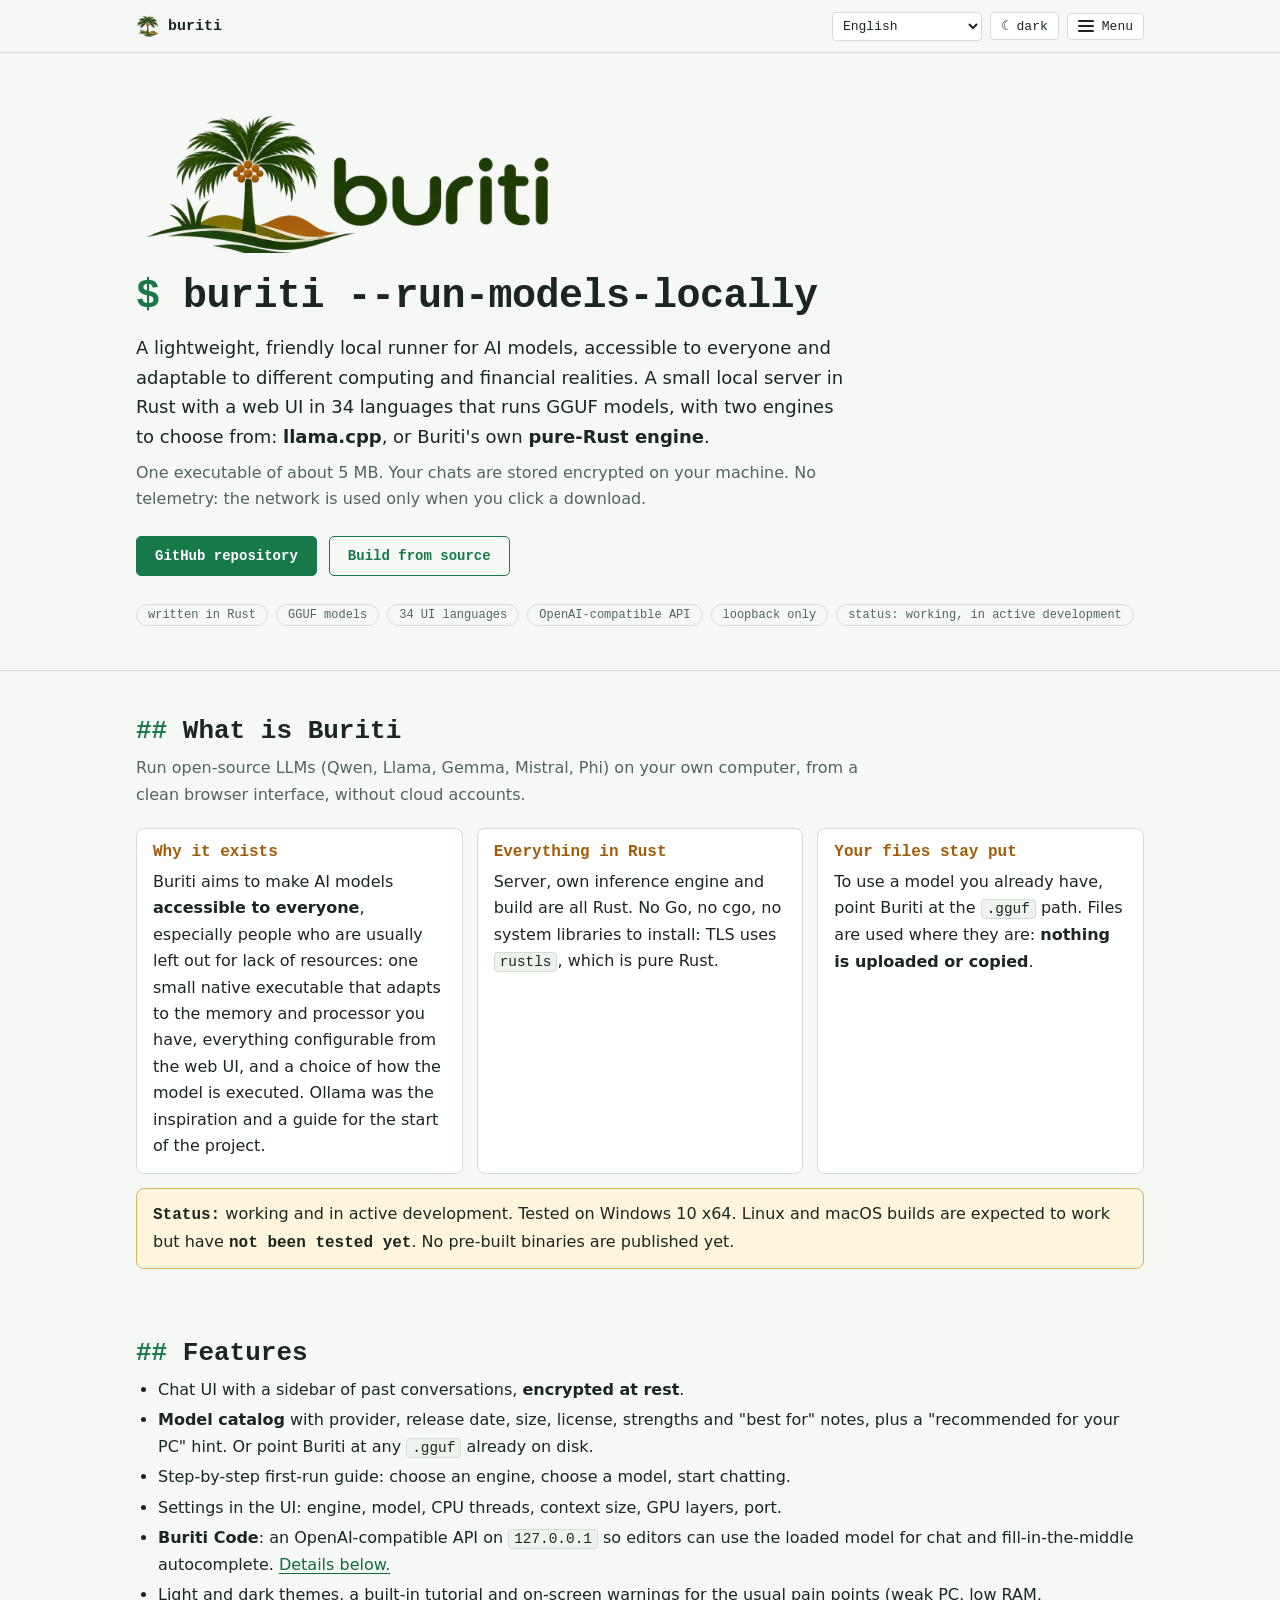
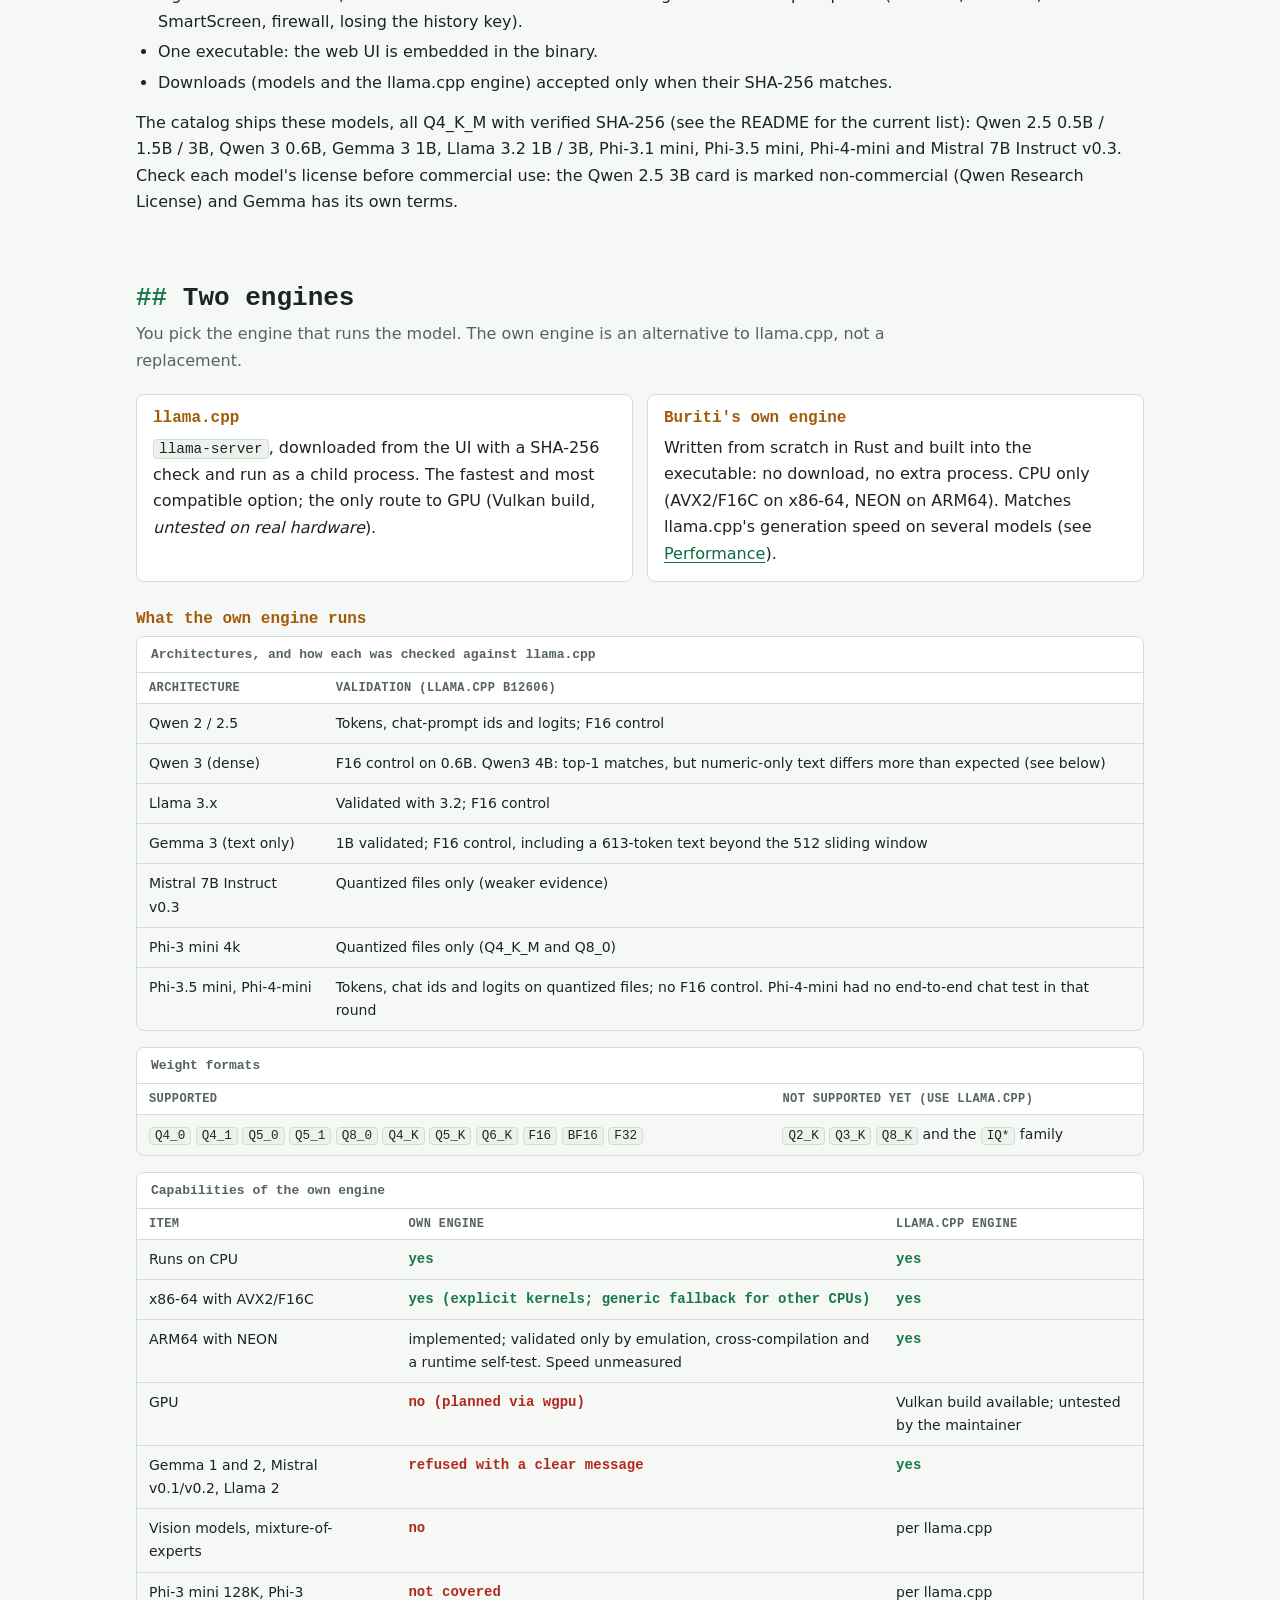
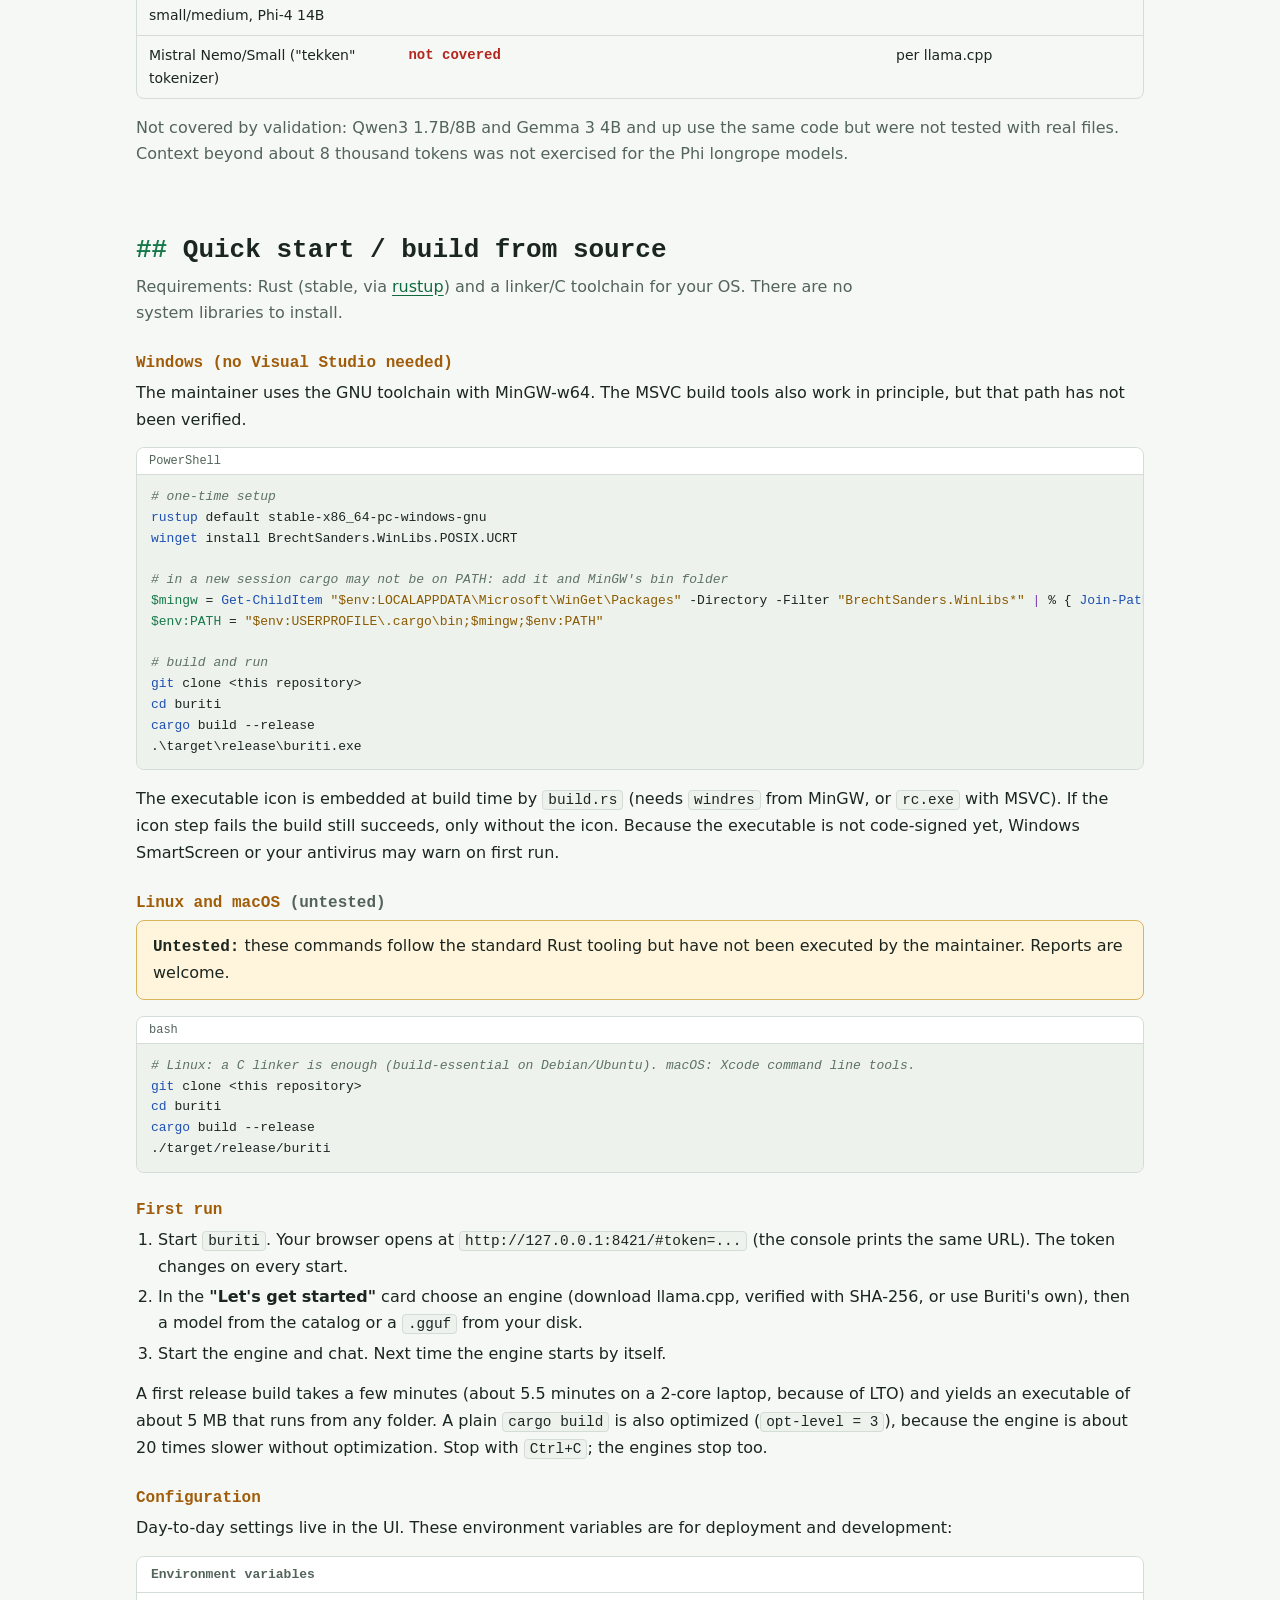
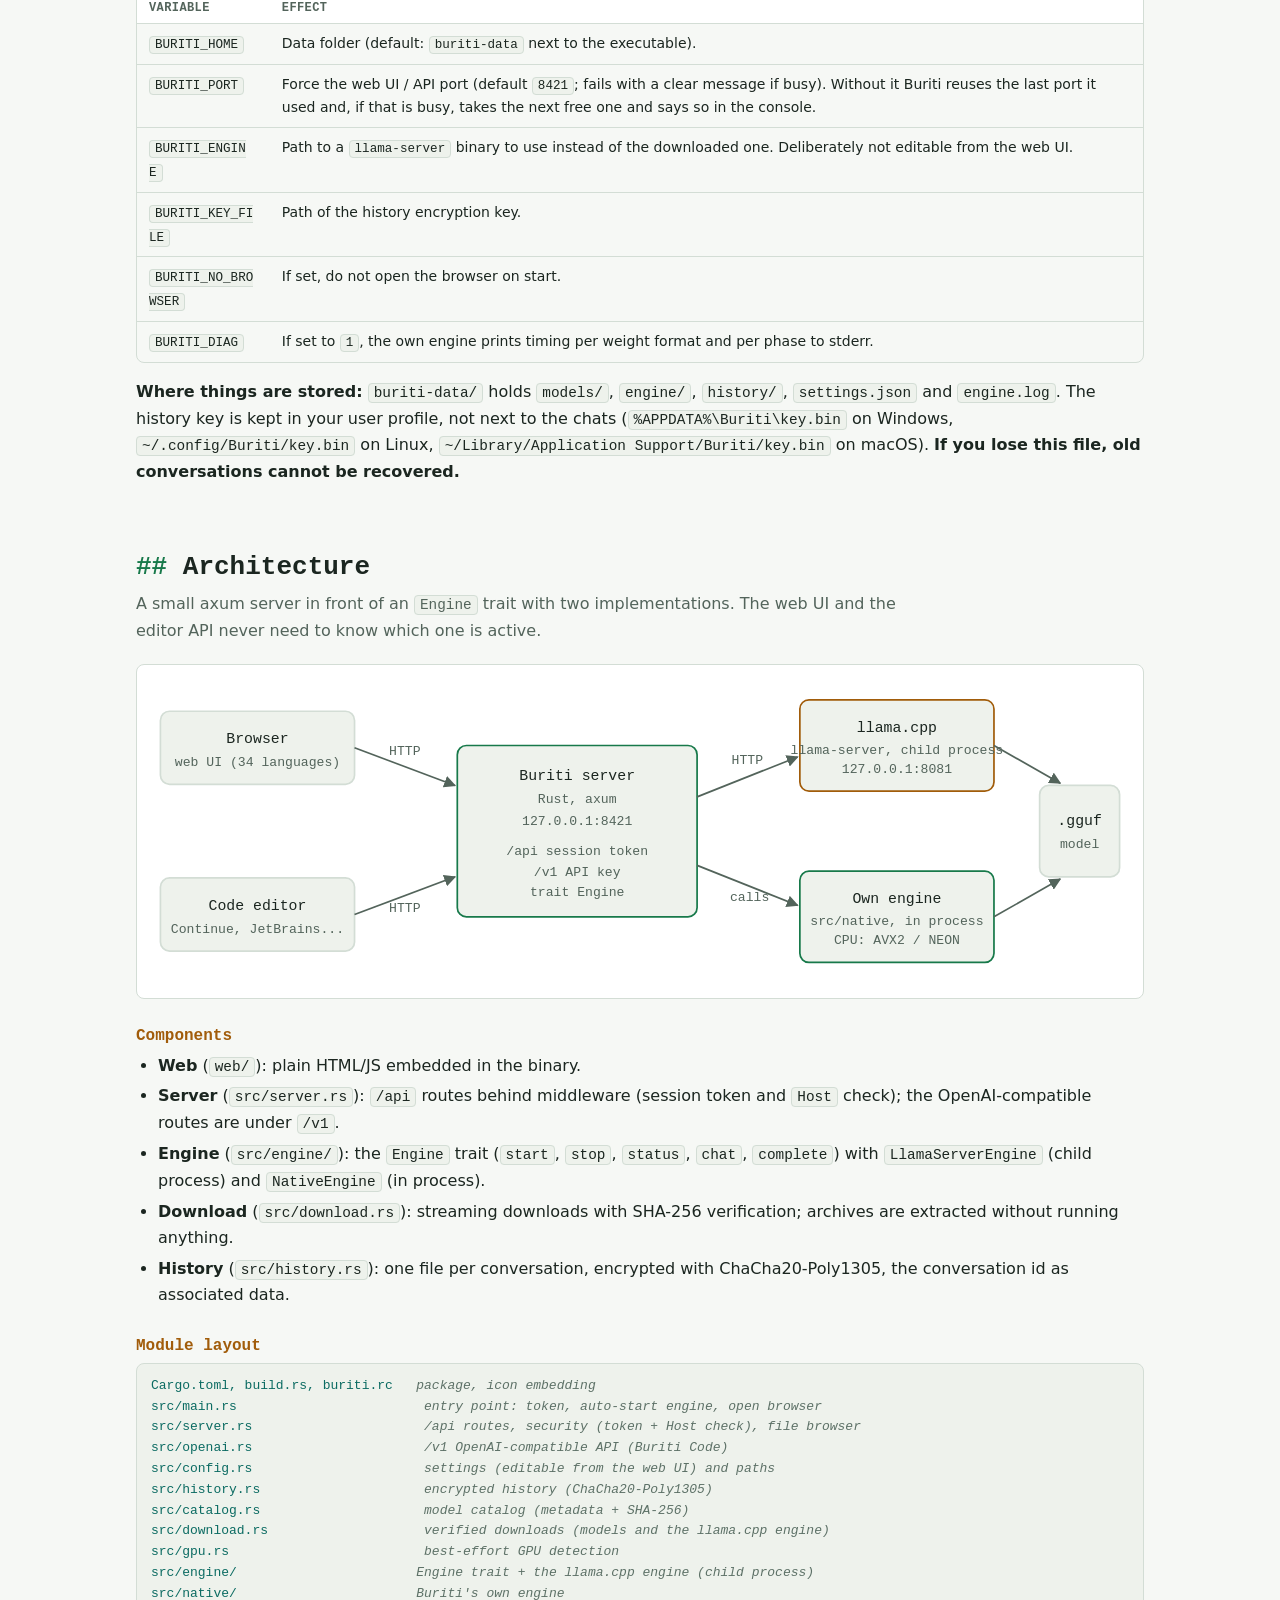
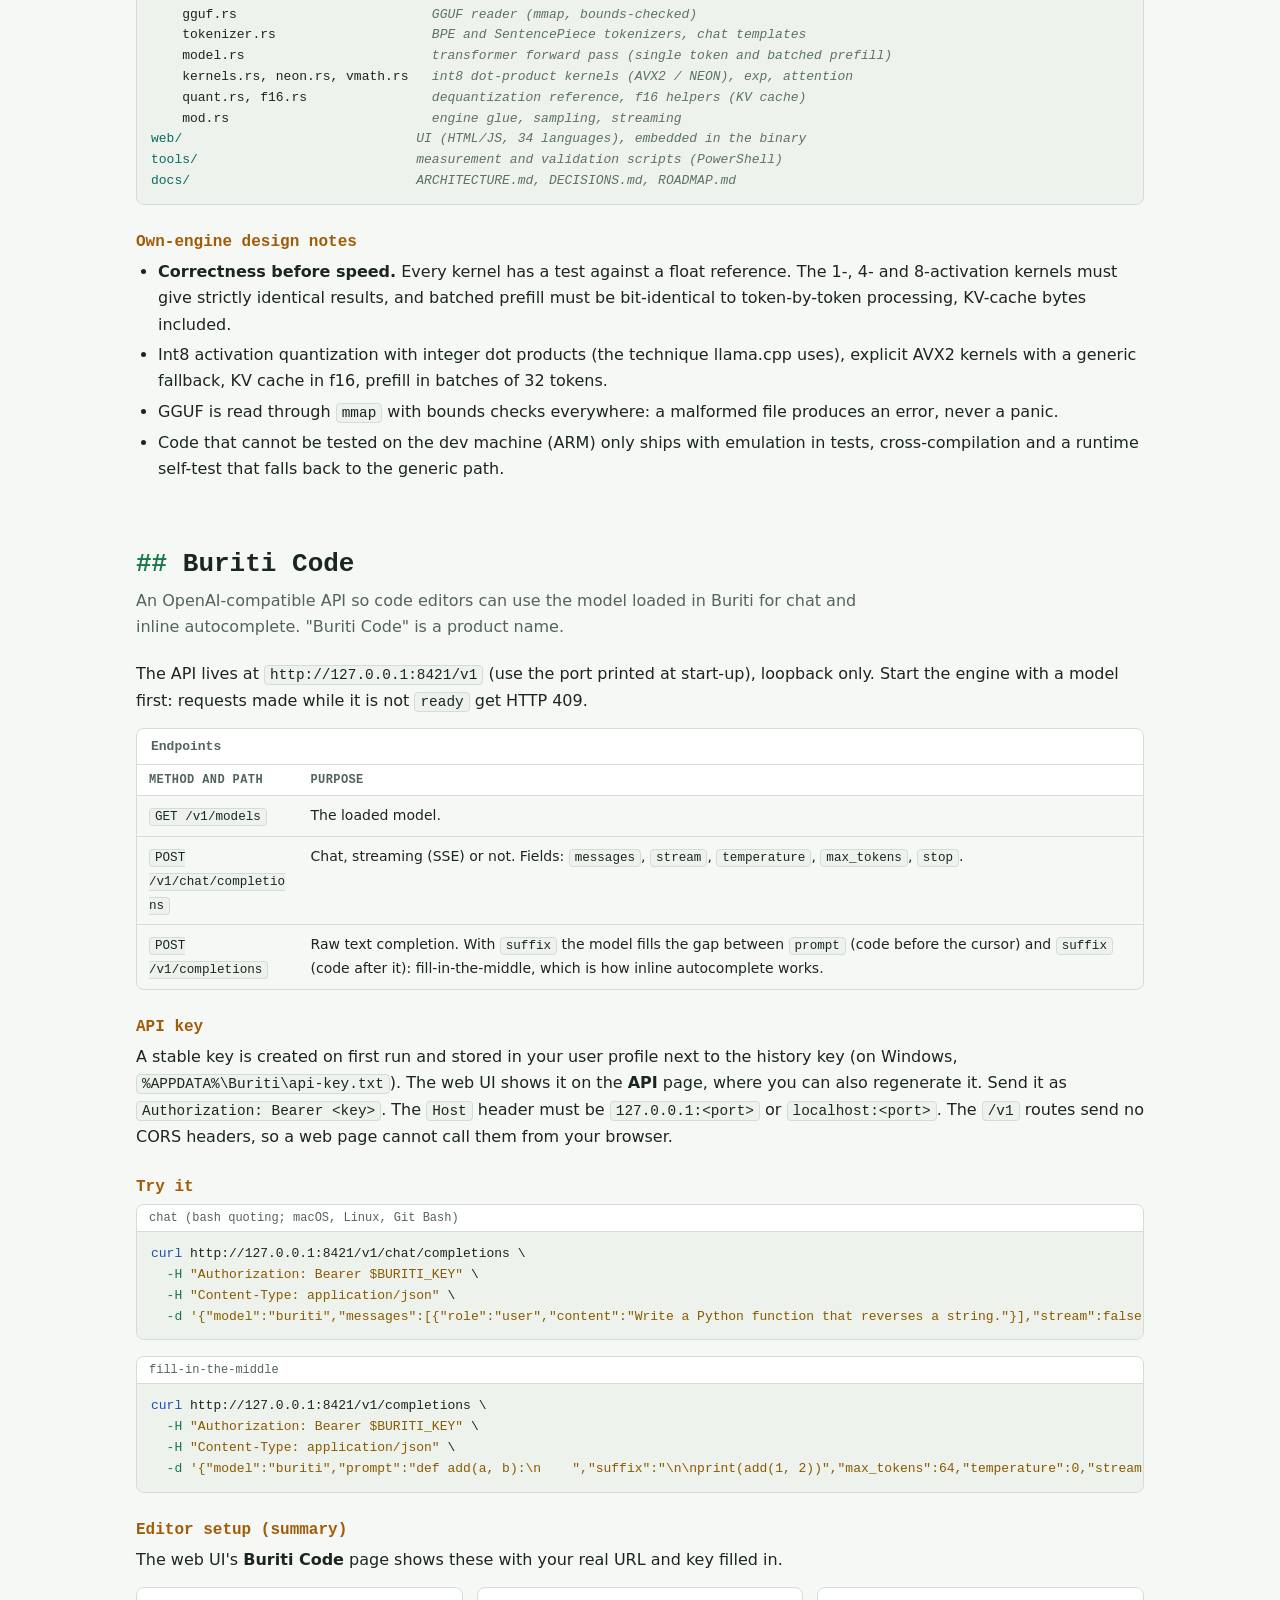
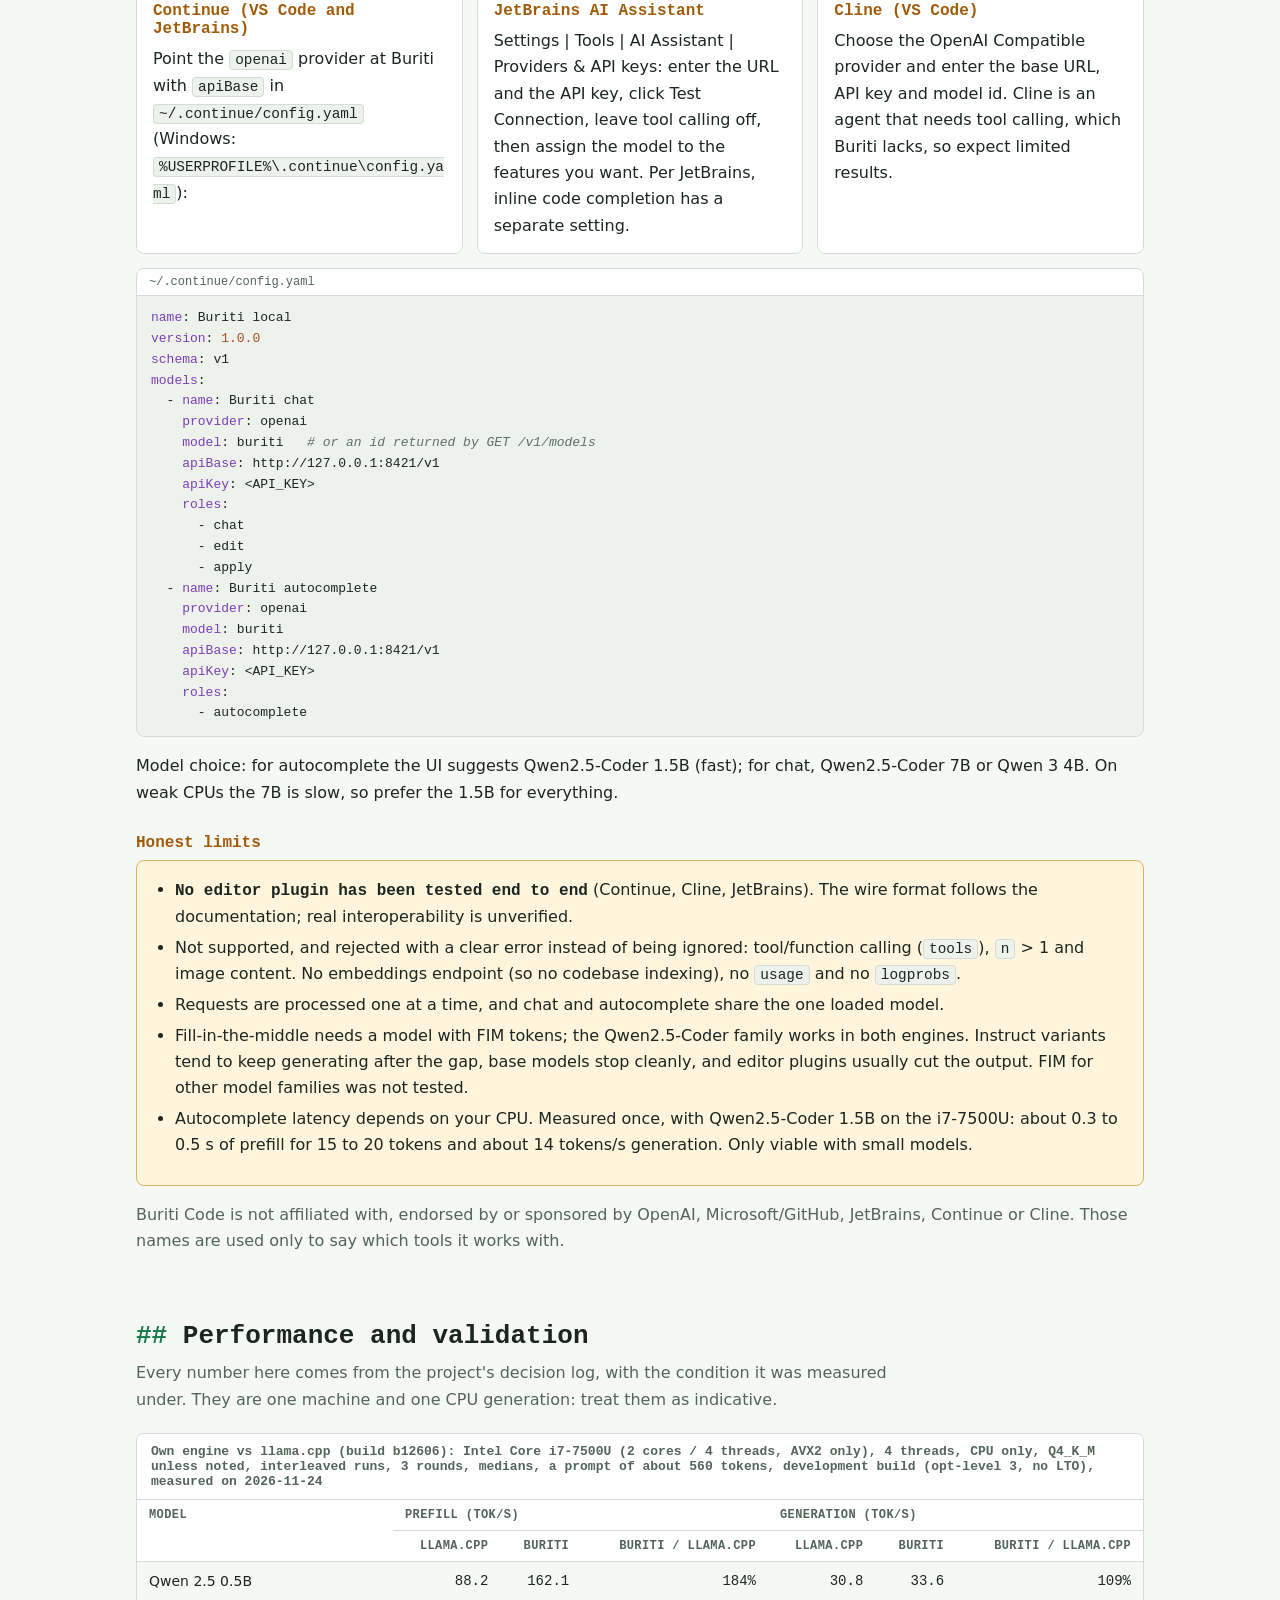
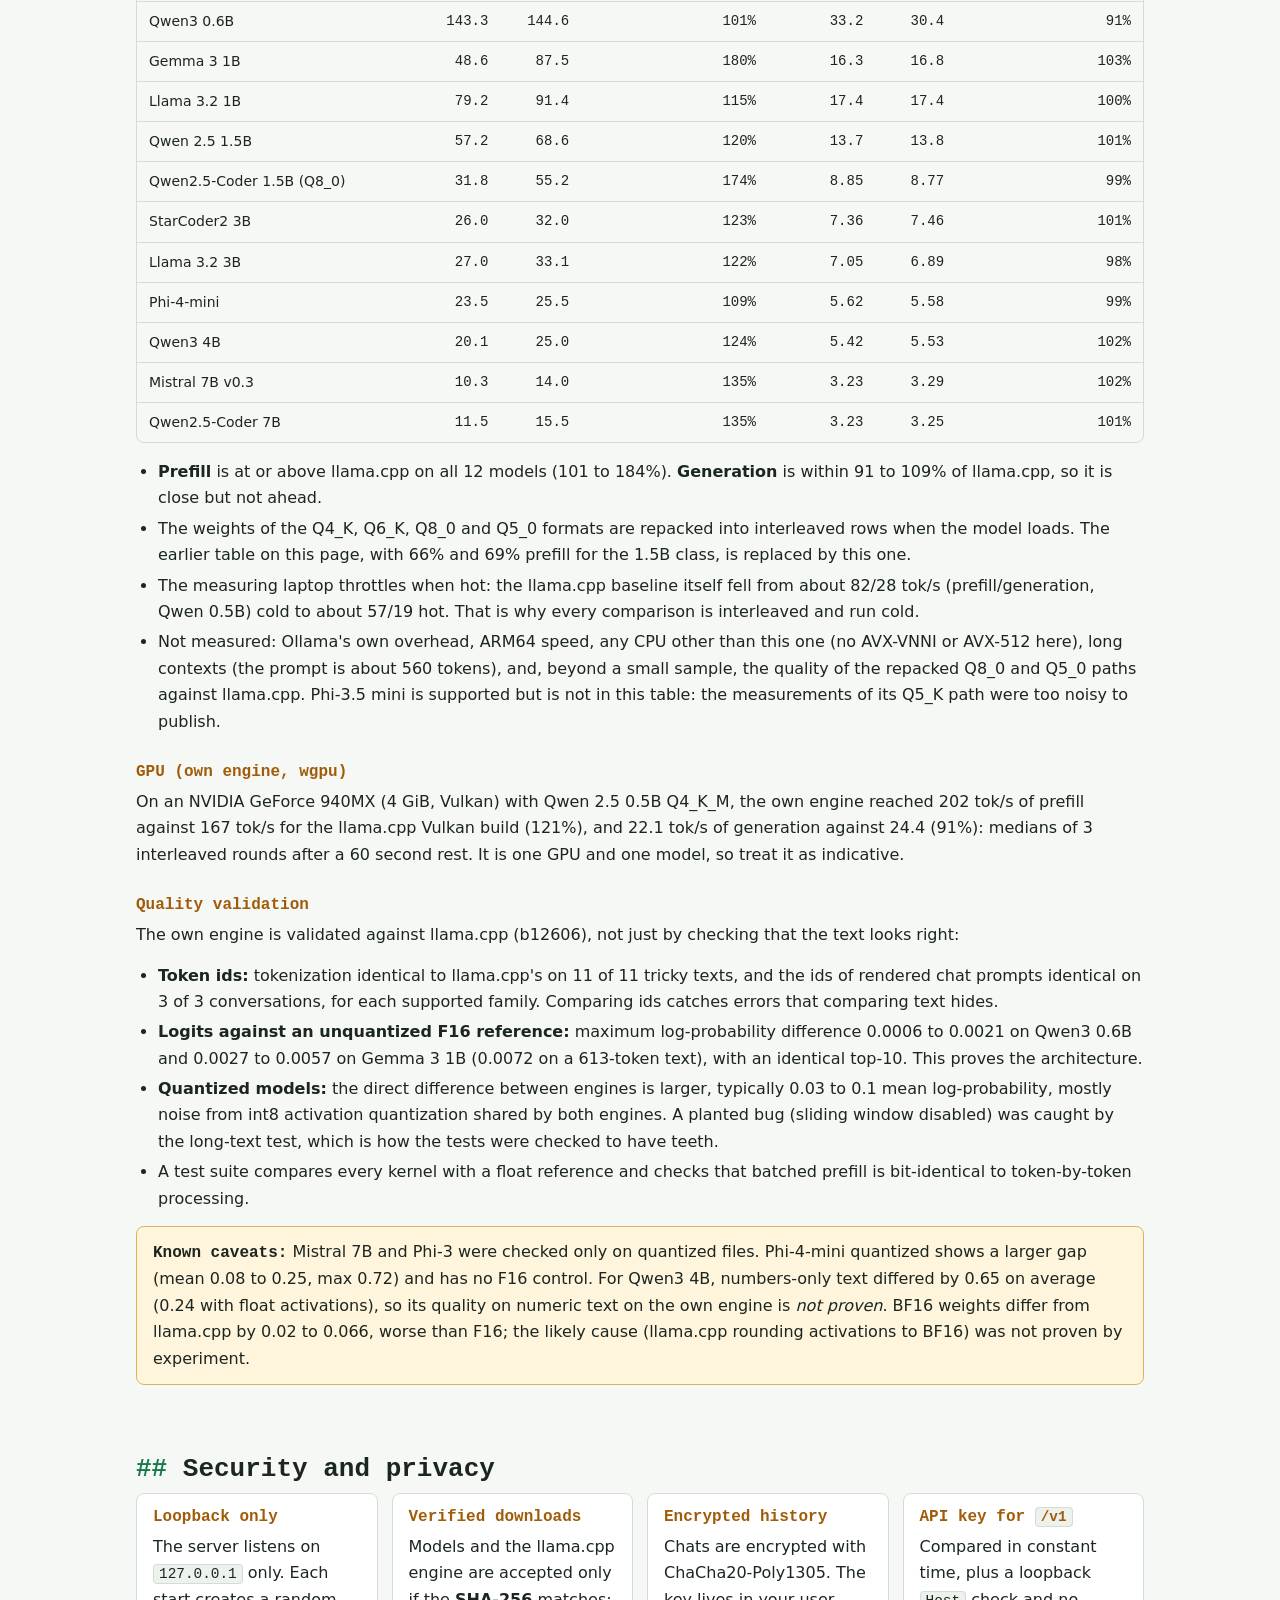
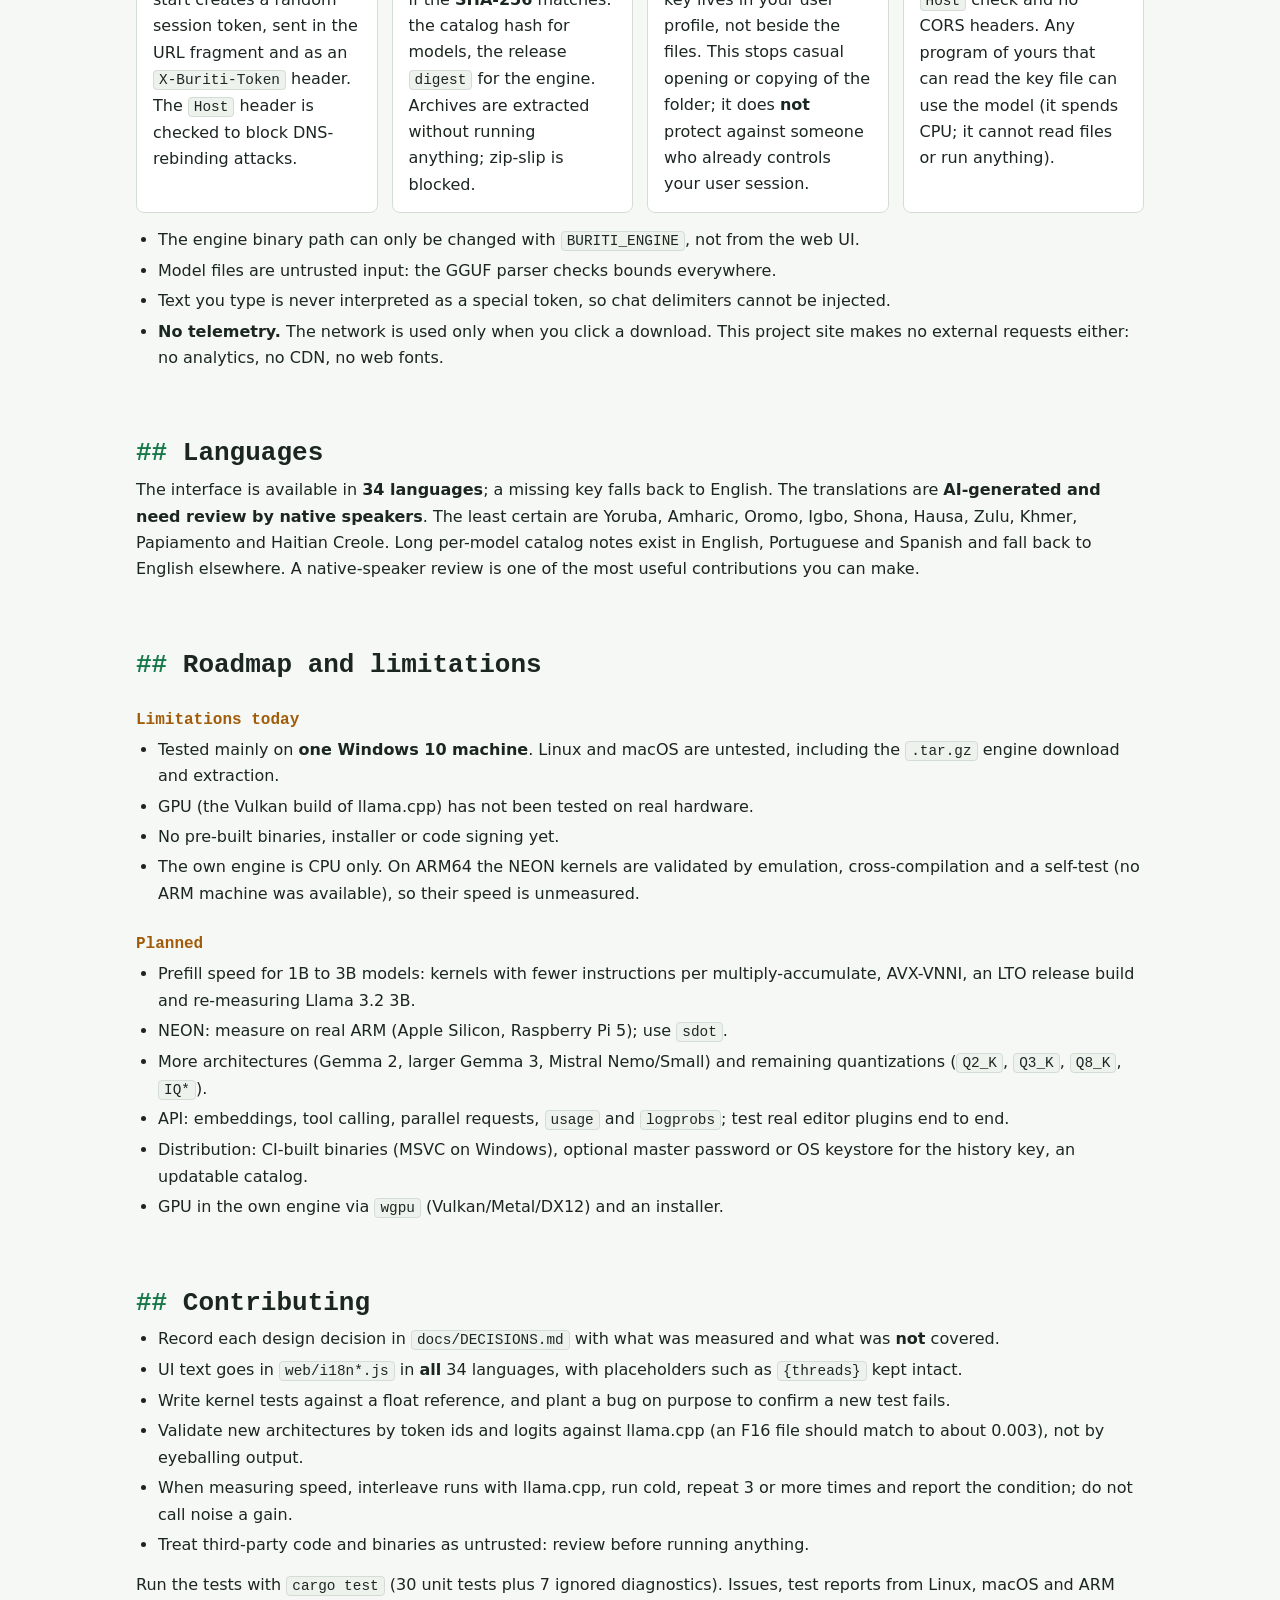
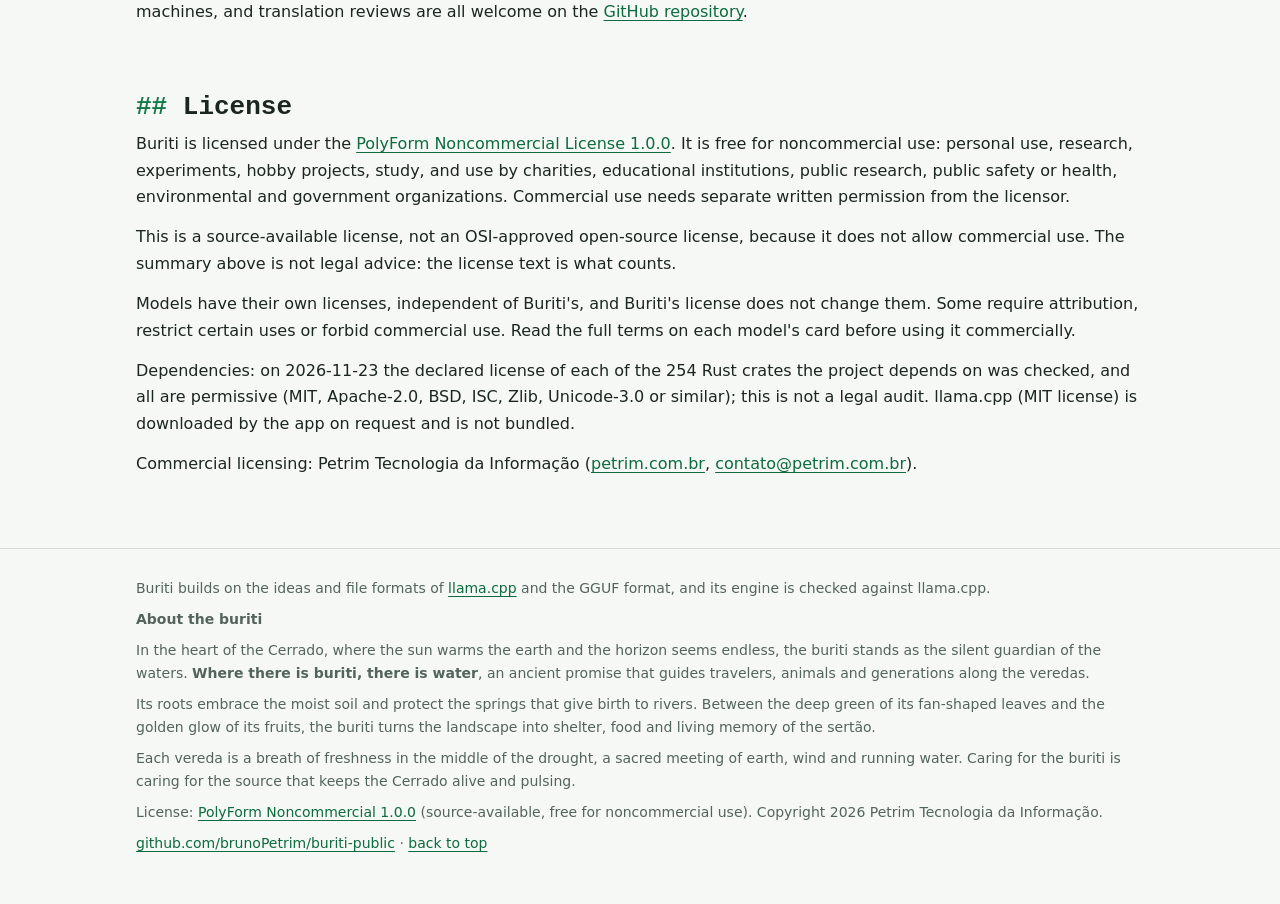
<file: index.html>
<!doctype html>
<html lang="en">
<head>
<meta charset="utf-8">
<meta name="viewport" content="width=device-width, initial-scale=1">
<title data-i18n="9ee465f0">Buriti - a lightweight, accessible local LLM server in Rust</title>
<meta data-i18n-a="e46ee170" name="description" content="Buriti is a small local server written in Rust with a web UI in 34 languages. It runs GGUF models with llama.cpp or with its own pure-Rust CPU engine, and exposes an OpenAI-compatible API for code editors. No telemetry.">
<meta name="color-scheme" content="dark light">
<script>document.documentElement.className="js";</script>
<link rel="icon" href="assets/buriti_favicon.ico" sizes="any">
<link rel="icon" type="image/png" href="assets/buriti_icon.png" sizes="512x512">
<link rel="apple-touch-icon" href="assets/buriti_icon.png">
<link rel="stylesheet" href="assets/site.css">
<script src="assets/site.js"></script>
</head>
<body>
<a data-i18n="0a4470d6" class="skip" href="#main">Skip to content</a>

<header class="topbar">
  <div class="wrap">
    <a class="brand" translate="no" href="#top" aria-label="Buriti, top of page"><img src="assets/buriti_icon.png" alt="" width="24" height="24"><span>buriti</span></a>
    <div class="tools">
      <select data-i18n-a="89b86ab0" id="lang-select" class="lang-select" aria-label="Language"></select>
      <button class="theme-btn" id="theme-toggle" type="button"><span class="ico" aria-hidden="true">&#9728;</span> <span class="lbl">light</span></button>
      <button class="menu-btn" id="menu-btn" type="button" aria-expanded="false" aria-controls="site-nav"><span class="bars" aria-hidden="true"></span><span class="lbl">Menu</span></button>
    </div>
  </div>
  <div class="wrap navwrap">
    <nav data-i18n-a="7ff5a6da" class="nav" id="site-nav" aria-label="Sections">
      <a data-i18n="97211a88" href="#what">What</a>
      <a data-i18n="fc338f87" href="#features">Features</a>
      <a data-i18n="7f5d63aa" href="#engines">Engines</a>
      <a data-i18n="bbd80cf7" href="#build">Build</a>
      <a data-i18n="b040b417" href="#architecture">Architecture</a>
      <a data-i18n="2f908241" href="#code">Buriti Code</a>
      <a data-i18n="63c90455" href="#performance">Performance</a>
      <a data-i18n="f25ce1b8" href="#security">Security</a>
      <a data-i18n="db07be18" href="#languages">Languages</a>
      <a data-i18n="8119e7f3" href="#roadmap">Roadmap</a>
      <a data-i18n="18b017e5" href="#contributing">Contribute</a>
      <a data-i18n="3229609e" href="#license">License</a>
    </nav>
  </div>
</header>

<main id="main">

<div class="hero" id="top">
  <div class="wrap">
    <img data-i18n-a="cc77ec8c" class="logo-dark" src="assets/buriti_logo_dark_mode.png" alt="Buriti logo: a buriti palm with orange fruit over green hills, next to the word buriti" width="1109" height="380">
    <img data-i18n-a="cc77ec8c" class="logo-light" src="assets/buriti_logo.png" alt="Buriti logo: a buriti palm with orange fruit over green hills, next to the word buriti" width="1109" height="380">
    <h1 translate="no"><span class="caret">$</span> buriti --run-models-locally</h1>
    <p data-i18n="87e9ffab" class="lead">A lightweight, friendly local runner for AI models, accessible to everyone and adaptable to different computing and financial realities. A small local server in Rust with a web UI in 34 languages that runs GGUF models, with two engines to choose from: <strong>llama.cpp</strong>, or Buriti's own <strong>pure-Rust engine</strong>.</p>
    <p data-i18n="78d90179" class="sub">One executable of about 5 MB. Your chats are stored encrypted on your machine. No telemetry: the network is used only when you click a download.</p>
    <div data-i18n="01d9c2ba" class="btns">
      <a class="btn primary" href="https://github.com/brunoPetrim/buriti-public">GitHub repository</a>
      <a class="btn secondary" href="#build">Build from source</a>
    </div>
    <ul data-i18n-a="a5fbbe35" class="badges" aria-label="Project status">
      <li data-i18n="265f778d">written in Rust</li>
      <li data-i18n="141ded90">GGUF models</li>
      <li data-i18n="bd8e2965">34 UI languages</li>
      <li data-i18n="c41a16e6">OpenAI-compatible API</li>
      <li data-i18n="c9e0a9f4">loopback only</li>
      <li data-i18n="41a9ce17">status: working, in active development</li>
    </ul>
  </div>
</div>

<section id="what">
  <div class="wrap">
    <h2 data-i18n="6f068341">What is Buriti</h2>
    <p data-i18n="55e5356b" class="kicker">Run open-source LLMs (Qwen, Llama, Gemma, Mistral, Phi) on your own computer, from a clean browser interface, without cloud accounts.</p>
    <div class="grid">
      <div class="card">
        <h3 data-i18n="5d740b75">Why it exists</h3>
        <p data-i18n="22f6ccfc">Buriti aims to make AI models <strong>accessible to everyone</strong>, especially people who are usually left out for lack of resources: one small native executable that adapts to the memory and processor you have, everything configurable from the web UI, and a choice of how the model is executed. Ollama was the inspiration and a guide for the start of the project.</p>
      </div>
      <div class="card">
        <h3 data-i18n="5f140999">Everything in Rust</h3>
        <p data-i18n="ee6dad51">Server, own inference engine and build are all Rust. No Go, no cgo, no system libraries to install: TLS uses <code>rustls</code>, which is pure Rust.</p>
      </div>
      <div class="card">
        <h3 data-i18n="feca2b01">Your files stay put</h3>
        <p data-i18n="2b1a517f">To use a model you already have, point Buriti at the <code>.gguf</code> path. Files are used where they are: <strong>nothing is uploaded or copied</strong>.</p>
      </div>
    </div>
    <div data-i18n="6253807a" class="note"><strong>Status:</strong> working and in active development. Tested on Windows 10 x64. Linux and macOS builds are expected to work but have <strong>not been tested yet</strong>. No pre-built binaries are published yet.</div>
  </div>
</section>

<section id="features">
  <div class="wrap">
    <h2 data-i18n="fc338f87">Features</h2>
    <ul>
      <li data-i18n="42b54377">Chat UI with a sidebar of past conversations, <strong>encrypted at rest</strong>.</li>
      <li data-i18n="f8182990"><strong>Model catalog</strong> with provider, release date, size, license, strengths and "best for" notes, plus a "recommended for your PC" hint. Or point Buriti at any <code>.gguf</code> already on disk.</li>
      <li data-i18n="86f4992d">Step-by-step first-run guide: choose an engine, choose a model, start chatting.</li>
      <li data-i18n="114716be">Settings in the UI: engine, model, CPU threads, context size, GPU layers, port.</li>
      <li data-i18n="6d3654b2"><strong>Buriti Code</strong>: an OpenAI-compatible API on <code>127.0.0.1</code> so editors can use the loaded model for chat and fill-in-the-middle autocomplete. <a href="#code">Details below.</a></li>
      <li data-i18n="dac27670">Light and dark themes, a built-in tutorial and on-screen warnings for the usual pain points (weak PC, low RAM, SmartScreen, firewall, losing the history key).</li>
      <li data-i18n="d6a1b685">One executable: the web UI is embedded in the binary.</li>
      <li data-i18n="fffd5504">Downloads (models and the llama.cpp engine) accepted only when their SHA-256 matches.</li>
    </ul>
    <p data-i18n="22d9fb69">The catalog ships these models, all Q4_K_M with verified SHA-256 (see the README for the current list): Qwen 2.5 0.5B / 1.5B / 3B, Qwen 3 0.6B, Gemma 3 1B, Llama 3.2 1B / 3B, Phi-3.1 mini, Phi-3.5 mini, Phi-4-mini and Mistral 7B Instruct v0.3. Check each model's license before commercial use: the Qwen 2.5 3B card is marked non-commercial (Qwen Research License) and Gemma has its own terms.</p>
  </div>
</section>

<section id="engines">
  <div class="wrap">
    <h2 data-i18n="33cc11b2">Two engines</h2>
    <p data-i18n="8a6dcd69" class="kicker">You pick the engine that runs the model. The own engine is an alternative to llama.cpp, not a replacement.</p>
    <div class="grid">
      <div class="card">
        <h3 data-i18n="5c58ce00">llama.cpp</h3>
        <p data-i18n="1b7ac078"><code>llama-server</code>, downloaded from the UI with a SHA-256 check and run as a child process. The fastest and most compatible option; the only route to GPU (Vulkan build, <em>untested on real hardware</em>).</p>
      </div>
      <div class="card">
        <h3 data-i18n="d504185d">Buriti's own engine</h3>
        <p data-i18n="64ae2367">Written from scratch in Rust and built into the executable: no download, no extra process. CPU only (AVX2/F16C on x86-64, NEON on ARM64). Matches llama.cpp's generation speed on several models (see <a href="#performance">Performance</a>).</p>
      </div>
    </div>

    <h3 data-i18n="13cbbed8">What the own engine runs</h3>
    <div class="tbl">
      <table>
        <caption data-i18n="517cbb23">Architectures, and how each was checked against llama.cpp</caption>
        <thead><tr><th data-i18n="b040b417">Architecture</th><th data-i18n="343f16f5">Validation (llama.cpp b12606)</th></tr></thead>
        <tbody>
          <tr><td data-i18n="67e84fcf">Qwen 2 / 2.5</td><td data-i18n="0f147465">Tokens, chat-prompt ids and logits; F16 control</td></tr>
          <tr><td data-i18n="c80270ba">Qwen 3 (dense)</td><td data-i18n="f5f787c9">F16 control on 0.6B. Qwen3 4B: top-1 matches, but numeric-only text differs more than expected (see below)</td></tr>
          <tr><td data-i18n="2225b9b7">Llama 3.x</td><td data-i18n="b515edbf">Validated with 3.2; F16 control</td></tr>
          <tr><td data-i18n="a99a7025">Gemma 3 (text only)</td><td data-i18n="896be2fb">1B validated; F16 control, including a 613-token text beyond the 512 sliding window</td></tr>
          <tr><td data-i18n="2eac04d1">Mistral 7B Instruct v0.3</td><td data-i18n="9125c3e5">Quantized files only (weaker evidence)</td></tr>
          <tr><td data-i18n="e3a82da7">Phi-3 mini 4k</td><td data-i18n="272190d4">Quantized files only (Q4_K_M and Q8_0)</td></tr>
          <tr><td data-i18n="2242d237">Phi-3.5 mini, Phi-4-mini</td><td data-i18n="9de92443">Tokens, chat ids and logits on quantized files; no F16 control. Phi-4-mini had no end-to-end chat test in that round</td></tr>
        </tbody>
      </table>
    </div>
    <div class="tbl">
      <table>
        <caption data-i18n="2b2e3c08">Weight formats</caption>
        <thead><tr><th data-i18n="0bf8509b">Supported</th><th data-i18n="94cbfd78">Not supported yet (use llama.cpp)</th></tr></thead>
        <tbody>
          <tr>
            <td><code>Q4_0</code> <code>Q4_1</code> <code>Q5_0</code> <code>Q5_1</code> <code>Q8_0</code> <code>Q4_K</code> <code>Q5_K</code> <code>Q6_K</code> <code>F16</code> <code>BF16</code> <code>F32</code></td>
            <td data-i18n="3f0159d3"><code>Q2_K</code> <code>Q3_K</code> <code>Q8_K</code> and the <code>IQ*</code> family</td>
          </tr>
        </tbody>
      </table>
    </div>
    <div class="tbl">
      <table>
        <caption data-i18n="09f0e419">Capabilities of the own engine</caption>
        <thead><tr><th data-i18n="ecdda59a">Item</th><th data-i18n="f78e3a2e">Own engine</th><th data-i18n="845bf435">llama.cpp engine</th></tr></thead>
        <tbody>
          <tr><td data-i18n="6ecf26df">Runs on CPU</td><td data-i18n="fb360f9c" class="yes">yes</td><td data-i18n="fb360f9c" class="yes">yes</td></tr>
          <tr><td data-i18n="6994ffdb">x86-64 with AVX2/F16C</td><td data-i18n="daf7e6f0" class="yes">yes (explicit kernels; generic fallback for other CPUs)</td><td data-i18n="fb360f9c" class="yes">yes</td></tr>
          <tr><td data-i18n="4a8f14b7">ARM64 with NEON</td><td data-i18n="fdba1d92">implemented; validated only by emulation, cross-compilation and a runtime self-test. Speed unmeasured</td><td data-i18n="fb360f9c" class="yes">yes</td></tr>
          <tr><td data-i18n="a6a63185">GPU</td><td data-i18n="fa362531" class="no">no (planned via wgpu)</td><td data-i18n="38129abb">Vulkan build available; untested by the maintainer</td></tr>
          <tr><td data-i18n="96a46e99">Gemma 1 and 2, Mistral v0.1/v0.2, Llama 2</td><td data-i18n="6f6427dd" class="no">refused with a clear message</td><td data-i18n="fb360f9c" class="yes">yes</td></tr>
          <tr><td data-i18n="93c4ef92">Vision models, mixture-of-experts</td><td data-i18n="fd128635" class="no">no</td><td data-i18n="4a6856d2">per llama.cpp</td></tr>
          <tr><td data-i18n="abda8494">Phi-3 mini 128K, Phi-3 small/medium, Phi-4 14B</td><td data-i18n="0dd069c1" class="no">not covered</td><td data-i18n="4a6856d2">per llama.cpp</td></tr>
          <tr><td data-i18n="29c0fb9d">Mistral Nemo/Small ("tekken" tokenizer)</td><td data-i18n="0dd069c1" class="no">not covered</td><td data-i18n="4a6856d2">per llama.cpp</td></tr>
        </tbody>
      </table>
    </div>
    <p data-i18n="b27da2d3" class="muted">Not covered by validation: Qwen3 1.7B/8B and Gemma 3 4B and up use the same code but were not tested with real files. Context beyond about 8 thousand tokens was not exercised for the Phi longrope models.</p>
  </div>
</section>

<section id="build">
  <div class="wrap">
    <h2 data-i18n="772da181">Quick start / build from source</h2>
    <p data-i18n="bd4c26c3" class="kicker">Requirements: Rust (stable, via <a href="https://rustup.rs">rustup</a>) and a linker/C toolchain for your OS. There are no system libraries to install.</p>

    <h3 data-i18n="ca05c4b8">Windows (no Visual Studio needed)</h3>
    <p data-i18n="57c86e65">The maintainer uses the GNU toolchain with MinGW-w64. The MSVC build tools also work in principle, but that path has not been verified.</p>
    <div class="codebox"><div data-i18n="5c34f117" class="bar">PowerShell</div><pre><code><span class="c"># one-time setup</span>
<span class="f">rustup</span> default stable-x86_64-pc-windows-gnu
<span class="f">winget</span> install BrechtSanders.WinLibs.POSIX.UCRT

<span class="c"># in a new session cargo may not be on PATH: add it and MinGW's bin folder</span>
<span class="p">$mingw</span> = <span class="f">Get-ChildItem</span> <span class="s">"$env:LOCALAPPDATA\Microsoft\WinGet\Packages"</span> -Directory -Filter <span class="s">"BrechtSanders.WinLibs*"</span> <span class="k">|</span> % { <span class="f">Join-Path</span> <span class="p">$_</span>.FullName <span class="s">"mingw64\bin"</span> }
<span class="p">$env:PATH</span> = <span class="s">"$env:USERPROFILE\.cargo\bin;$mingw;$env:PATH"</span>

<span class="c"># build and run</span>
<span class="f">git</span> clone &lt;this repository&gt;
<span class="f">cd</span> buriti
<span class="f">cargo</span> build --release
.\target\release\buriti.exe</code></pre></div>
    <p data-i18n="eb586bc3">The executable icon is embedded at build time by <code>build.rs</code> (needs <code>windres</code> from MinGW, or <code>rc.exe</code> with MSVC). If the icon step fails the build still succeeds, only without the icon. Because the executable is not code-signed yet, Windows SmartScreen or your antivirus may warn on first run.</p>

    <h3 data-i18n="5e112e7d">Linux and macOS <span class="muted">(untested)</span></h3>
    <div data-i18n="29d3949e" class="note"><strong>Untested:</strong> these commands follow the standard Rust tooling but have not been executed by the maintainer. Reports are welcome.</div>
    <div class="codebox"><div data-i18n="c8a16b49" class="bar">bash</div><pre><code><span class="c"># Linux: a C linker is enough (build-essential on Debian/Ubuntu). macOS: Xcode command line tools.</span>
<span class="f">git</span> clone &lt;this repository&gt;
<span class="f">cd</span> buriti
<span class="f">cargo</span> build --release
./target/release/buriti</code></pre></div>

    <h3 data-i18n="23ea0554">First run</h3>
    <ol>
      <li data-i18n="75a18418">Start <code>buriti</code>. Your browser opens at <code>http://127.0.0.1:8421/#token=...</code> (the console prints the same URL). The token changes on every start.</li>
      <li data-i18n="e6d67975">In the <strong>"Let's get started"</strong> card choose an engine (download llama.cpp, verified with SHA-256, or use Buriti's own), then a model from the catalog or a <code>.gguf</code> from your disk.</li>
      <li data-i18n="456b2f31">Start the engine and chat. Next time the engine starts by itself.</li>
    </ol>
    <p data-i18n="8491f676">A first release build takes a few minutes (about 5.5 minutes on a 2-core laptop, because of LTO) and yields an executable of about 5 MB that runs from any folder. A plain <code>cargo build</code> is also optimized (<code>opt-level = 3</code>), because the engine is about 20 times slower without optimization. Stop with <code>Ctrl+C</code>; the engines stop too.</p>

    <h3 data-i18n="75416485">Configuration</h3>
    <p data-i18n="cbdff777">Day-to-day settings live in the UI. These environment variables are for deployment and development:</p>
    <div class="tbl">
      <table>
        <caption data-i18n="1173b2e1">Environment variables</caption>
        <thead><tr><th data-i18n="19de69cb">Variable</th><th data-i18n="720b5dbc">Effect</th></tr></thead>
        <tbody>
          <tr><td><code>BURITI_HOME</code></td><td data-i18n="c7a088e9">Data folder (default: <code>buriti-data</code> next to the executable).</td></tr>
          <tr><td><code>BURITI_PORT</code></td><td data-i18n="77f471b7">Force the web UI / API port (default <code>8421</code>; fails with a clear message if busy). Without it Buriti reuses the last port it used and, if that is busy, takes the next free one and says so in the console.</td></tr>
          <tr><td><code>BURITI_ENGINE</code></td><td data-i18n="f2299050">Path to a <code>llama-server</code> binary to use instead of the downloaded one. Deliberately not editable from the web UI.</td></tr>
          <tr><td><code>BURITI_KEY_FILE</code></td><td data-i18n="949f8d04">Path of the history encryption key.</td></tr>
          <tr><td><code>BURITI_NO_BROWSER</code></td><td data-i18n="3b5d78e1">If set, do not open the browser on start.</td></tr>
          <tr><td><code>BURITI_DIAG</code></td><td data-i18n="520d98a2">If set to <code>1</code>, the own engine prints timing per weight format and per phase to stderr.</td></tr>
        </tbody>
      </table>
    </div>
    <p data-i18n="6429209f"><strong>Where things are stored:</strong> <code>buriti-data/</code> holds <code>models/</code>, <code>engine/</code>, <code>history/</code>, <code>settings.json</code> and <code>engine.log</code>. The history key is kept in your user profile, not next to the chats (<code>%APPDATA%\Buriti\key.bin</code> on Windows, <code>~/.config/Buriti/key.bin</code> on Linux, <code>~/Library/Application Support/Buriti/key.bin</code> on macOS). <strong>If you lose this file, old conversations cannot be recovered.</strong></p>
  </div>
</section>

<section id="architecture">
  <div class="wrap">
    <h2 data-i18n="b040b417">Architecture</h2>
    <p data-i18n="3159fa91" class="kicker">A small axum server in front of an <code>Engine</code> trait with two implementations. The web UI and the editor API never need to know which one is active.</p>
    <div class="diagram">
      <svg viewBox="0 0 860 270" role="img" aria-labelledby="dg-t dg-d" xmlns="http://www.w3.org/2000/svg">
        <title data-i18n="f94dabcf" id="dg-t">Buriti request flow</title>
        <desc data-i18n="b5426ecc" id="dg-d">The browser and code editors send HTTP requests to the Buriti server on 127.0.0.1 port 8421. The server uses an Engine trait with two implementations: the llama.cpp llama-server child process on 127.0.0.1 port 8081, or the own Rust engine running in process. Both read a GGUF model file.</desc>
        <defs>
          <marker id="ah" viewBox="0 0 10 10" refX="9" refY="5" markerWidth="7" markerHeight="7" orient="auto-start-reverse"><path class="arrow" d="M0 0 L10 5 L0 10 z"/></marker>
        </defs>
        <rect class="box" x="10" y="30" width="170" height="64" rx="8"/>
        <text data-i18n="54a2cf5e" x="95" y="58" text-anchor="middle">Browser</text>
        <text data-i18n="5475c102" class="dim" x="95" y="78" text-anchor="middle">web UI (34 languages)</text>

        <rect class="box" x="10" y="176" width="170" height="64" rx="8"/>
        <text data-i18n="2faee521" x="95" y="204" text-anchor="middle">Code editor</text>
        <text class="dim" x="95" y="224" text-anchor="middle">Continue, JetBrains...</text>

        <rect class="box a" x="270" y="60" width="210" height="150" rx="8"/>
        <text data-i18n="d1f787b6" x="375" y="90" text-anchor="middle">Buriti server</text>
        <text class="dim" x="375" y="110" text-anchor="middle">Rust, axum</text>
        <text class="dim" x="375" y="130" text-anchor="middle">127.0.0.1:8421</text>
        <text data-i18n="a7a4255b" class="dim" x="375" y="156" text-anchor="middle">/api  session token</text>
        <text data-i18n="e6adde0e" class="dim" x="375" y="174" text-anchor="middle">/v1   API key</text>
        <text class="dim" x="375" y="192" text-anchor="middle">trait Engine</text>

        <rect class="box b" x="570" y="20" width="170" height="80" rx="8"/>
        <text data-i18n="5c58ce00" x="655" y="48" text-anchor="middle">llama.cpp</text>
        <text data-i18n="334724da" class="dim" x="655" y="67" text-anchor="middle">llama-server, child process</text>
        <text class="dim" x="655" y="84" text-anchor="middle">127.0.0.1:8081</text>

        <rect class="box a" x="570" y="170" width="170" height="80" rx="8"/>
        <text data-i18n="f78e3a2e" x="655" y="198" text-anchor="middle">Own engine</text>
        <text data-i18n="681244e0" class="dim" x="655" y="217" text-anchor="middle">src/native, in process</text>
        <text data-i18n="5b33dff6" class="dim" x="655" y="234" text-anchor="middle">CPU: AVX2 / NEON</text>

        <rect class="box" x="780" y="95" width="70" height="80" rx="8"/>
        <text x="815" y="130" text-anchor="middle">.gguf</text>
        <text data-i18n="1d06a0d7" class="dim" x="815" y="150" text-anchor="middle">model</text>

        <line x1="180" y1="62" x2="268" y2="95" marker-end="url(#ah)"/>
        <line x1="180" y1="208" x2="268" y2="175" marker-end="url(#ah)"/>
        <line x1="480" y1="105" x2="568" y2="70" marker-end="url(#ah)"/>
        <line x1="480" y1="165" x2="568" y2="200" marker-end="url(#ah)"/>
        <line x1="740" y1="60" x2="798" y2="93" marker-end="url(#ah)"/>
        <line x1="740" y1="210" x2="798" y2="177" marker-end="url(#ah)"/>
        <text class="dim" x="224" y="68" text-anchor="middle">HTTP</text>
        <text class="dim" x="224" y="206" text-anchor="middle">HTTP</text>
        <text class="dim" x="524" y="76" text-anchor="middle">HTTP</text>
        <text data-i18n="51b6cb25" class="dim" x="526" y="196" text-anchor="middle">calls</text>
      </svg>
    </div>

    <h3 data-i18n="9289473e">Components</h3>
    <ul>
      <li data-i18n="0272f10e"><strong>Web</strong> (<code>web/</code>): plain HTML/JS embedded in the binary.</li>
      <li data-i18n="19a9e41d"><strong>Server</strong> (<code>src/server.rs</code>): <code>/api</code> routes behind middleware (session token and <code>Host</code> check); the OpenAI-compatible routes are under <code>/v1</code>.</li>
      <li data-i18n="0c7d8d4d"><strong>Engine</strong> (<code>src/engine/</code>): the <code>Engine</code> trait (<code>start</code>, <code>stop</code>, <code>status</code>, <code>chat</code>, <code>complete</code>) with <code>LlamaServerEngine</code> (child process) and <code>NativeEngine</code> (in process).</li>
      <li data-i18n="43a4790a"><strong>Download</strong> (<code>src/download.rs</code>): streaming downloads with SHA-256 verification; archives are extracted without running anything.</li>
      <li data-i18n="737ef74e"><strong>History</strong> (<code>src/history.rs</code>): one file per conversation, encrypted with ChaCha20-Poly1305, the conversation id as associated data.</li>
    </ul>

    <h3 data-i18n="55c51076">Module layout</h3>
    <pre class="plain"><code><span class="t">Cargo.toml, build.rs, buriti.rc</span>   <span class="c">package, icon embedding</span>
<span class="t">src/main.rs</span>                        <span class="c">entry point: token, auto-start engine, open browser</span>
<span class="t">src/server.rs</span>                      <span class="c">/api routes, security (token + Host check), file browser</span>
<span class="t">src/openai.rs</span>                      <span class="c">/v1 OpenAI-compatible API (Buriti Code)</span>
<span class="t">src/config.rs</span>                      <span class="c">settings (editable from the web UI) and paths</span>
<span class="t">src/history.rs</span>                     <span class="c">encrypted history (ChaCha20-Poly1305)</span>
<span class="t">src/catalog.rs</span>                     <span class="c">model catalog (metadata + SHA-256)</span>
<span class="t">src/download.rs</span>                    <span class="c">verified downloads (models and the llama.cpp engine)</span>
<span class="t">src/gpu.rs</span>                         <span class="c">best-effort GPU detection</span>
<span class="t">src/engine/</span>                       <span class="c">Engine trait + the llama.cpp engine (child process)</span>
<span class="t">src/native/</span>                       <span class="c">Buriti's own engine</span>
    gguf.rs                         <span class="c">GGUF reader (mmap, bounds-checked)</span>
    tokenizer.rs                    <span class="c">BPE and SentencePiece tokenizers, chat templates</span>
    model.rs                        <span class="c">transformer forward pass (single token and batched prefill)</span>
    kernels.rs, neon.rs, vmath.rs   <span class="c">int8 dot-product kernels (AVX2 / NEON), exp, attention</span>
    quant.rs, f16.rs                <span class="c">dequantization reference, f16 helpers (KV cache)</span>
    mod.rs                          <span class="c">engine glue, sampling, streaming</span>
<span class="t">web/</span>                              <span class="c">UI (HTML/JS, 34 languages), embedded in the binary</span>
<span class="t">tools/</span>                            <span class="c">measurement and validation scripts (PowerShell)</span>
<span class="t">docs/</span>                             <span class="c">ARCHITECTURE.md, DECISIONS.md, ROADMAP.md</span></code></pre>

    <h3 data-i18n="4e40be37">Own-engine design notes</h3>
    <ul>
      <li data-i18n="92c558bb"><strong>Correctness before speed.</strong> Every kernel has a test against a float reference. The 1-, 4- and 8-activation kernels must give strictly identical results, and batched prefill must be bit-identical to token-by-token processing, KV-cache bytes included.</li>
      <li data-i18n="93395c20">Int8 activation quantization with integer dot products (the technique llama.cpp uses), explicit AVX2 kernels with a generic fallback, KV cache in f16, prefill in batches of 32 tokens.</li>
      <li data-i18n="b758b2de">GGUF is read through <code>mmap</code> with bounds checks everywhere: a malformed file produces an error, never a panic.</li>
      <li data-i18n="f06bedd0">Code that cannot be tested on the dev machine (ARM) only ships with emulation in tests, cross-compilation and a runtime self-test that falls back to the generic path.</li>
    </ul>
  </div>
</section>

<section id="code">
  <div class="wrap">
    <h2 data-i18n="2f908241">Buriti Code</h2>
    <p data-i18n="188a3224" class="kicker">An OpenAI-compatible API so code editors can use the model loaded in Buriti for chat and inline autocomplete. "Buriti Code" is a product name.</p>
    <p data-i18n="aa545bdb">The API lives at <code>http://127.0.0.1:8421/v1</code> (use the port printed at start-up), loopback only. Start the engine with a model first: requests made while it is not <code>ready</code> get HTTP 409.</p>

    <div class="tbl">
      <table>
        <caption data-i18n="b71c5271">Endpoints</caption>
        <thead><tr><th data-i18n="8777dd55">Method and path</th><th data-i18n="a0fb821b">Purpose</th></tr></thead>
        <tbody>
          <tr><td><code>GET /v1/models</code></td><td data-i18n="243fe702">The loaded model.</td></tr>
          <tr><td><code>POST /v1/chat/completions</code></td><td data-i18n="e9a9f601">Chat, streaming (SSE) or not. Fields: <code>messages</code>, <code>stream</code>, <code>temperature</code>, <code>max_tokens</code>, <code>stop</code>.</td></tr>
          <tr><td><code>POST /v1/completions</code></td><td data-i18n="e6fc622e">Raw text completion. With <code>suffix</code> the model fills the gap between <code>prompt</code> (code before the cursor) and <code>suffix</code> (code after it): fill-in-the-middle, which is how inline autocomplete works.</td></tr>
        </tbody>
      </table>
    </div>

    <h3 data-i18n="cf678cab">API key</h3>
    <p data-i18n="42009684">A stable key is created on first run and stored in your user profile next to the history key (on Windows, <code>%APPDATA%\Buriti\api-key.txt</code>). The web UI shows it on the <strong>API</strong> page, where you can also regenerate it. Send it as <code>Authorization: Bearer &lt;key&gt;</code>. The <code>Host</code> header must be <code>127.0.0.1:&lt;port&gt;</code> or <code>localhost:&lt;port&gt;</code>. The <code>/v1</code> routes send no CORS headers, so a web page cannot call them from your browser.</p>

    <h3 data-i18n="7ddd66b6">Try it</h3>
    <div class="codebox"><div data-i18n="bba228b4" class="bar">chat (bash quoting; macOS, Linux, Git Bash)</div><pre><code><span class="f">curl</span> http://127.0.0.1:8421/v1/chat/completions \
  <span class="p">-H</span> <span class="s">"Authorization: Bearer $BURITI_KEY"</span> \
  <span class="p">-H</span> <span class="s">"Content-Type: application/json"</span> \
  <span class="p">-d</span> <span class="s">'{"model":"buriti","messages":[{"role":"user","content":"Write a Python function that reverses a string."}],"stream":false,"temperature":0.2,"max_tokens":200}'</span></code></pre></div>
    <div class="codebox"><div data-i18n="7df47f87" class="bar">fill-in-the-middle</div><pre><code><span class="f">curl</span> http://127.0.0.1:8421/v1/completions \
  <span class="p">-H</span> <span class="s">"Authorization: Bearer $BURITI_KEY"</span> \
  <span class="p">-H</span> <span class="s">"Content-Type: application/json"</span> \
  <span class="p">-d</span> <span class="s">'{"model":"buriti","prompt":"def add(a, b):\n    ","suffix":"\n\nprint(add(1, 2))","max_tokens":64,"temperature":0,"stream":false}'</span></code></pre></div>

    <h3 data-i18n="34df826b">Editor setup (summary)</h3>
    <p data-i18n="b8a6563c">The web UI's <strong>Buriti Code</strong> page shows these with your real URL and key filled in.</p>
    <div class="grid">
      <div class="card">
        <h3 data-i18n="8bdfa8e2">Continue (VS Code and JetBrains)</h3>
        <p data-i18n="8c328dcc">Point the <code>openai</code> provider at Buriti with <code>apiBase</code> in <code>~/.continue/config.yaml</code> (Windows: <code>%USERPROFILE%\.continue\config.yaml</code>):</p>
      </div>
      <div class="card">
        <h3 data-i18n="2a497853">JetBrains AI Assistant</h3>
        <p data-i18n="1108ef8c">Settings | Tools | AI Assistant | Providers &amp; API keys: enter the URL and the API key, click Test Connection, leave tool calling off, then assign the model to the features you want. Per JetBrains, inline code completion has a separate setting.</p>
      </div>
      <div class="card">
        <h3 data-i18n="87b84ee2">Cline (VS Code)</h3>
        <p data-i18n="483ea1fb">Choose the OpenAI Compatible provider and enter the base URL, API key and model id. Cline is an agent that needs tool calling, which Buriti lacks, so expect limited results.</p>
      </div>
    </div>
    <div class="codebox"><div data-i18n="d7d99eef" class="bar">~/.continue/config.yaml</div><pre><code><span class="k">name</span>: Buriti local
<span class="k">version</span>: <span class="n">1.0.0</span>
<span class="k">schema</span>: v1
<span class="k">models</span>:
  - <span class="k">name</span>: Buriti chat
    <span class="k">provider</span>: openai
    <span class="k">model</span>: buriti   <span class="c"># or an id returned by GET /v1/models</span>
    <span class="k">apiBase</span>: http://127.0.0.1:8421/v1
    <span class="k">apiKey</span>: &lt;API_KEY&gt;
    <span class="k">roles</span>:
      - chat
      - edit
      - apply
  - <span class="k">name</span>: Buriti autocomplete
    <span class="k">provider</span>: openai
    <span class="k">model</span>: buriti
    <span class="k">apiBase</span>: http://127.0.0.1:8421/v1
    <span class="k">apiKey</span>: &lt;API_KEY&gt;
    <span class="k">roles</span>:
      - autocomplete</code></pre></div>
    <p data-i18n="ccc6b4dd">Model choice: for autocomplete the UI suggests Qwen2.5-Coder 1.5B (fast); for chat, Qwen2.5-Coder 7B or Qwen 3 4B. On weak CPUs the 7B is slow, so prefer the 1.5B for everything.</p>

    <h3 data-i18n="c3206e4c">Honest limits</h3>
    <div class="note">
      <ul>
        <li data-i18n="71a08ed3"><strong>No editor plugin has been tested end to end</strong> (Continue, Cline, JetBrains). The wire format follows the documentation; real interoperability is unverified.</li>
        <li data-i18n="2c7fa1a0">Not supported, and rejected with a clear error instead of being ignored: tool/function calling (<code>tools</code>), <code>n</code> &gt; 1 and image content. No embeddings endpoint (so no codebase indexing), no <code>usage</code> and no <code>logprobs</code>.</li>
        <li data-i18n="206f087c">Requests are processed one at a time, and chat and autocomplete share the one loaded model.</li>
        <li data-i18n="3e981e2e">Fill-in-the-middle needs a model with FIM tokens; the Qwen2.5-Coder family works in both engines. Instruct variants tend to keep generating after the gap, base models stop cleanly, and editor plugins usually cut the output. FIM for other model families was not tested.</li>
        <li data-i18n="df580c4e">Autocomplete latency depends on your CPU. Measured once, with Qwen2.5-Coder 1.5B on the i7-7500U: about 0.3 to 0.5 s of prefill for 15 to 20 tokens and about 14 tokens/s generation. Only viable with small models.</li>
      </ul>
    </div>
    <p data-i18n="9acf9f29" class="muted">Buriti Code is not affiliated with, endorsed by or sponsored by OpenAI, Microsoft/GitHub, JetBrains, Continue or Cline. Those names are used only to say which tools it works with.</p>
  </div>
</section>

<section id="performance">
  <div class="wrap">
    <h2 data-i18n="7237a3a6">Performance and validation</h2>
    <p data-i18n="7be41a4b" class="kicker">Every number here comes from the project's decision log, with the condition it was measured under. They are one machine and one CPU generation: treat them as indicative.</p>

    <div class="tbl">
      <table>
        <caption data-i18n="a8c0ecb4">Own engine vs llama.cpp (build b12606): Intel Core i7-7500U (2 cores / 4 threads, AVX2 only), 4 threads, CPU only, Q4_K_M unless noted, interleaved runs, 3 rounds, medians, a prompt of about 560 tokens, development build (opt-level 3, no LTO), measured on 2026-11-24</caption>
        <thead>
          <tr><th data-i18n="68c2cc7f" rowspan="2">Model</th><th data-i18n="decbb2db" colspan="3">Prefill (tok/s)</th><th data-i18n="21984ed2" colspan="3">Generation (tok/s)</th></tr>
          <tr><th translate="no" class="num">llama.cpp</th><th translate="no" class="num">Buriti</th><th data-i18n="3e8577af" class="num">Buriti / llama.cpp</th><th translate="no" class="num">llama.cpp</th><th translate="no" class="num">Buriti</th><th data-i18n="3e8577af" class="num">Buriti / llama.cpp</th></tr>
        </thead>
        <tbody>
          <tr><td translate="no">Qwen 2.5 0.5B</td><td class="num">88.2</td><td class="num">162.1</td><td class="num">184%</td><td class="num">30.8</td><td class="num">33.6</td><td class="num">109%</td></tr>
          <tr><td translate="no">Qwen3 0.6B</td><td class="num">143.3</td><td class="num">144.6</td><td class="num">101%</td><td class="num">33.2</td><td class="num">30.4</td><td class="num">91%</td></tr>
          <tr><td translate="no">Gemma 3 1B</td><td class="num">48.6</td><td class="num">87.5</td><td class="num">180%</td><td class="num">16.3</td><td class="num">16.8</td><td class="num">103%</td></tr>
          <tr><td translate="no">Llama 3.2 1B</td><td class="num">79.2</td><td class="num">91.4</td><td class="num">115%</td><td class="num">17.4</td><td class="num">17.4</td><td class="num">100%</td></tr>
          <tr><td translate="no">Qwen 2.5 1.5B</td><td class="num">57.2</td><td class="num">68.6</td><td class="num">120%</td><td class="num">13.7</td><td class="num">13.8</td><td class="num">101%</td></tr>
          <tr><td translate="no">Qwen2.5-Coder 1.5B (Q8_0)</td><td class="num">31.8</td><td class="num">55.2</td><td class="num">174%</td><td class="num">8.85</td><td class="num">8.77</td><td class="num">99%</td></tr>
          <tr><td translate="no">StarCoder2 3B</td><td class="num">26.0</td><td class="num">32.0</td><td class="num">123%</td><td class="num">7.36</td><td class="num">7.46</td><td class="num">101%</td></tr>
          <tr><td translate="no">Llama 3.2 3B</td><td class="num">27.0</td><td class="num">33.1</td><td class="num">122%</td><td class="num">7.05</td><td class="num">6.89</td><td class="num">98%</td></tr>
          <tr><td translate="no">Phi-4-mini</td><td class="num">23.5</td><td class="num">25.5</td><td class="num">109%</td><td class="num">5.62</td><td class="num">5.58</td><td class="num">99%</td></tr>
          <tr><td translate="no">Qwen3 4B</td><td class="num">20.1</td><td class="num">25.0</td><td class="num">124%</td><td class="num">5.42</td><td class="num">5.53</td><td class="num">102%</td></tr>
          <tr><td translate="no">Mistral 7B v0.3</td><td class="num">10.3</td><td class="num">14.0</td><td class="num">135%</td><td class="num">3.23</td><td class="num">3.29</td><td class="num">102%</td></tr>
          <tr><td translate="no">Qwen2.5-Coder 7B</td><td class="num">11.5</td><td class="num">15.5</td><td class="num">135%</td><td class="num">3.23</td><td class="num">3.25</td><td class="num">101%</td></tr>
        </tbody>
      </table>
    </div>
    <ul>
      <li data-i18n="6903bb2e"><strong>Prefill</strong> is at or above llama.cpp on all 12 models (101 to 184%). <strong>Generation</strong> is within 91 to 109% of llama.cpp, so it is close but not ahead.</li>
      <li data-i18n="1c717d01">The weights of the Q4_K, Q6_K, Q8_0 and Q5_0 formats are repacked into interleaved rows when the model loads. The earlier table on this page, with 66% and 69% prefill for the 1.5B class, is replaced by this one.</li>
      <li data-i18n="459bd971">The measuring laptop throttles when hot: the llama.cpp baseline itself fell from about 82/28 tok/s (prefill/generation, Qwen 0.5B) cold to about 57/19 hot. That is why every comparison is interleaved and run cold.</li>
      <li data-i18n="4fd3163a">Not measured: Ollama's own overhead, ARM64 speed, any CPU other than this one (no AVX-VNNI or AVX-512 here), long contexts (the prompt is about 560 tokens), and, beyond a small sample, the quality of the repacked Q8_0 and Q5_0 paths against llama.cpp. Phi-3.5 mini is supported but is not in this table: the measurements of its Q5_K path were too noisy to publish.</li>
    </ul>

    <h3 data-i18n="ec425b2a">GPU (own engine, wgpu)</h3>
    <p data-i18n="46ca552d">On an NVIDIA GeForce 940MX (4 GiB, Vulkan) with Qwen 2.5 0.5B Q4_K_M, the own engine reached 202 tok/s of prefill against 167 tok/s for the llama.cpp Vulkan build (121%), and 22.1 tok/s of generation against 24.4 (91%): medians of 3 interleaved rounds after a 60 second rest. It is one GPU and one model, so treat it as indicative.</p>

    <h3 data-i18n="a41d1cd7">Quality validation</h3>
    <p data-i18n="a602bc7c">The own engine is validated against llama.cpp (b12606), not just by checking that the text looks right:</p>
    <ul>
      <li data-i18n="a065af59"><strong>Token ids:</strong> tokenization identical to llama.cpp's on 11 of 11 tricky texts, and the ids of rendered chat prompts identical on 3 of 3 conversations, for each supported family. Comparing ids catches errors that comparing text hides.</li>
      <li data-i18n="193fddc5"><strong>Logits against an unquantized F16 reference:</strong> maximum log-probability difference 0.0006 to 0.0021 on Qwen3 0.6B and 0.0027 to 0.0057 on Gemma 3 1B (0.0072 on a 613-token text), with an identical top-10. This proves the architecture.</li>
      <li data-i18n="2c30883e"><strong>Quantized models:</strong> the direct difference between engines is larger, typically 0.03 to 0.1 mean log-probability, mostly noise from int8 activation quantization shared by both engines. A planted bug (sliding window disabled) was caught by the long-text test, which is how the tests were checked to have teeth.</li>
      <li data-i18n="e440b0eb">A test suite compares every kernel with a float reference and checks that batched prefill is bit-identical to token-by-token processing.</li>
    </ul>
    <div data-i18n="b3ec91f7" class="note"><strong>Known caveats:</strong> Mistral 7B and Phi-3 were checked only on quantized files. Phi-4-mini quantized shows a larger gap (mean 0.08 to 0.25, max 0.72) and has no F16 control. For Qwen3 4B, numbers-only text differed by 0.65 on average (0.24 with float activations), so its quality on numeric text on the own engine is <em>not proven</em>. BF16 weights differ from llama.cpp by 0.02 to 0.066, worse than F16; the likely cause (llama.cpp rounding activations to BF16) was not proven by experiment.</div>
  </div>
</section>

<section id="security">
  <div class="wrap">
    <h2 data-i18n="1ee04b9f">Security and privacy</h2>
    <div class="grid">
      <div class="card">
        <h3 data-i18n="f7c74c79">Loopback only</h3>
        <p data-i18n="e0977003">The server listens on <code>127.0.0.1</code> only. Each start creates a random session token, sent in the URL fragment and as an <code>X-Buriti-Token</code> header. The <code>Host</code> header is checked to block DNS-rebinding attacks.</p>
      </div>
      <div class="card">
        <h3 data-i18n="1bb98137">Verified downloads</h3>
        <p data-i18n="de3912cf">Models and the llama.cpp engine are accepted only if the <strong>SHA-256</strong> matches: the catalog hash for models, the release <code>digest</code> for the engine. Archives are extracted without running anything; zip-slip is blocked.</p>
      </div>
      <div class="card">
        <h3 data-i18n="e4426790">Encrypted history</h3>
        <p data-i18n="68a60d92">Chats are encrypted with ChaCha20-Poly1305. The key lives in your user profile, not beside the files. This stops casual opening or copying of the folder; it does <strong>not</strong> protect against someone who already controls your user session.</p>
      </div>
      <div class="card">
        <h3 data-i18n="2bed99c8">API key for <code>/v1</code></h3>
        <p data-i18n="da3c411b">Compared in constant time, plus a loopback <code>Host</code> check and no CORS headers. Any program of yours that can read the key file can use the model (it spends CPU; it cannot read files or run anything).</p>
      </div>
    </div>
    <ul>
      <li data-i18n="88127799">The engine binary path can only be changed with <code>BURITI_ENGINE</code>, not from the web UI.</li>
      <li data-i18n="55d713ca">Model files are untrusted input: the GGUF parser checks bounds everywhere.</li>
      <li data-i18n="5e361dd1">Text you type is never interpreted as a special token, so chat delimiters cannot be injected.</li>
      <li data-i18n="a43faabf"><strong>No telemetry.</strong> The network is used only when you click a download. This project site makes no external requests either: no analytics, no CDN, no web fonts.</li>
    </ul>
  </div>
</section>

<section id="languages">
  <div class="wrap">
    <h2 data-i18n="db07be18">Languages</h2>
    <p data-i18n="dc4e9efc">The interface is available in <strong>34 languages</strong>; a missing key falls back to English. The translations are <strong>AI-generated and need review by native speakers</strong>. The least certain are Yoruba, Amharic, Oromo, Igbo, Shona, Hausa, Zulu, Khmer, Papiamento and Haitian Creole. Long per-model catalog notes exist in English, Portuguese and Spanish and fall back to English elsewhere. A native-speaker review is one of the most useful contributions you can make.</p>
  </div>
</section>

<section id="roadmap">
  <div class="wrap">
    <h2 data-i18n="78c2424e">Roadmap and limitations</h2>
    <h3 data-i18n="8f99072d">Limitations today</h3>
    <ul>
      <li data-i18n="59cb1486">Tested mainly on <strong>one Windows 10 machine</strong>. Linux and macOS are untested, including the <code>.tar.gz</code> engine download and extraction.</li>
      <li data-i18n="13d0fec5">GPU (the Vulkan build of llama.cpp) has not been tested on real hardware.</li>
      <li data-i18n="43250925">No pre-built binaries, installer or code signing yet.</li>
      <li data-i18n="d07e5029">The own engine is CPU only. On ARM64 the NEON kernels are validated by emulation, cross-compilation and a self-test (no ARM machine was available), so their speed is unmeasured.</li>
    </ul>
    <h3 data-i18n="9cbe42aa">Planned</h3>
    <ul>
      <li data-i18n="1d985d98">Prefill speed for 1B to 3B models: kernels with fewer instructions per multiply-accumulate, AVX-VNNI, an LTO release build and re-measuring Llama 3.2 3B.</li>
      <li data-i18n="52a7d453">NEON: measure on real ARM (Apple Silicon, Raspberry Pi 5); use <code>sdot</code>.</li>
      <li data-i18n="07310d8b">More architectures (Gemma 2, larger Gemma 3, Mistral Nemo/Small) and remaining quantizations (<code>Q2_K</code>, <code>Q3_K</code>, <code>Q8_K</code>, <code>IQ*</code>).</li>
      <li data-i18n="69887803">API: embeddings, tool calling, parallel requests, <code>usage</code> and <code>logprobs</code>; test real editor plugins end to end.</li>
      <li data-i18n="3639d5b2">Distribution: CI-built binaries (MSVC on Windows), optional master password or OS keystore for the history key, an updatable catalog.</li>
      <li data-i18n="92d4b703">GPU in the own engine via <code>wgpu</code> (Vulkan/Metal/DX12) and an installer.</li>
    </ul>
  </div>
</section>

<section id="contributing">
  <div class="wrap">
    <h2 data-i18n="2d82a4b2">Contributing</h2>
    <ul>
      <li data-i18n="4d8d0183">Record each design decision in <code>docs/DECISIONS.md</code> with what was measured and what was <strong>not</strong> covered.</li>
      <li data-i18n="ea8b457a">UI text goes in <code>web/i18n*.js</code> in <strong>all</strong> 34 languages, with placeholders such as <code>{threads}</code> kept intact.</li>
      <li data-i18n="832a827f">Write kernel tests against a float reference, and plant a bug on purpose to confirm a new test fails.</li>
      <li data-i18n="a8153c25">Validate new architectures by token ids and logits against llama.cpp (an F16 file should match to about 0.003), not by eyeballing output.</li>
      <li data-i18n="d1cdf3c0">When measuring speed, interleave runs with llama.cpp, run cold, repeat 3 or more times and report the condition; do not call noise a gain.</li>
      <li data-i18n="89ee24d6">Treat third-party code and binaries as untrusted: review before running anything.</li>
    </ul>
    <p data-i18n="2e744d82">Run the tests with <code>cargo test</code> (30 unit tests plus 7 ignored diagnostics). Issues, test reports from Linux, macOS and ARM machines, and translation reviews are all welcome on the <a href="https://github.com/brunoPetrim/buriti-public">GitHub repository</a>.</p>
  </div>
</section>

<section id="license">
  <div class="wrap">
    <h2 data-i18n="3229609e">License</h2>
    <p data-i18n="67a9b283">Buriti is licensed under the <a href="https://polyformproject.org/licenses/noncommercial/1.0.0">PolyForm Noncommercial License 1.0.0</a>. It is free for noncommercial use: personal use, research, experiments, hobby projects, study, and use by charities, educational institutions, public research, public safety or health, environmental and government organizations. Commercial use needs separate written permission from the licensor.</p>
    <p data-i18n="0bf5e60c">This is a source-available license, not an OSI-approved open-source license, because it does not allow commercial use. The summary above is not legal advice: the license text is what counts.</p>
    <p data-i18n="f521592e">Models have their own licenses, independent of Buriti's, and Buriti's license does not change them. Some require attribution, restrict certain uses or forbid commercial use. Read the full terms on each model's card before using it commercially.</p>
    <p data-i18n="b655d40b">Dependencies: on 2026-11-23 the declared license of each of the 254 Rust crates the project depends on was checked, and all are permissive (MIT, Apache-2.0, BSD, ISC, Zlib, Unicode-3.0 or similar); this is not a legal audit. llama.cpp (MIT license) is downloaded by the app on request and is not bundled.</p>
    <p data-i18n="656c90be">Commercial licensing: Petrim Tecnologia da Informação (<a href="https://petrim.com.br">petrim.com.br</a>, <a href="mailto:contato@petrim.com.br">contato@petrim.com.br</a>).</p>
  </div>
</section>

</main>

<footer>
  <div class="wrap">
    <p data-i18n="b34cd2b0">Buriti builds on the ideas and file formats of <a href="https://github.com/ggml-org/llama.cpp">llama.cpp</a> and the GGUF format, and its engine is checked against llama.cpp.</p>
    <p data-i18n="c5bcc23b"><strong>About the buriti</strong></p>
    <p data-i18n="26d4f982">In the heart of the Cerrado, where the sun warms the earth and the horizon seems endless, the buriti stands as the silent guardian of the waters. <strong>Where there is buriti, there is water</strong>, an ancient promise that guides travelers, animals and generations along the veredas.</p>
    <p data-i18n="af772d24">Its roots embrace the moist soil and protect the springs that give birth to rivers. Between the deep green of its fan-shaped leaves and the golden glow of its fruits, the buriti turns the landscape into shelter, food and living memory of the sertão.</p>
    <p data-i18n="2b83bf18">Each vereda is a breath of freshness in the middle of the drought, a sacred meeting of earth, wind and running water. Caring for the buriti is caring for the source that keeps the Cerrado alive and pulsing.</p>
    <p data-i18n="90e5bac9">License: <a href="#license">PolyForm Noncommercial 1.0.0</a> (source-available, free for noncommercial use). Copyright 2026 Petrim Tecnologia da Informação.</p>
    <p data-i18n="2d202e52"><a href="https://github.com/brunoPetrim/buriti-public">github.com/brunoPetrim/buriti-public</a> &middot; <a href="#top">back to top</a></p>
  </div>
</footer>

</body>
</html>
</file>
<file: assets/site.css>
/* Buriti project site. No external fonts, scripts or requests. */
:root {
  color-scheme: dark;
  --bg: #0d1210;
  --bg-2: #131a16;
  --bg-code: #0a0f0c;
  --fg: #d9e2dc;
  --fg-dim: #93a39a;
  --line: #25322b;
  --accent: #4cc38a;
  --accent-ink: #06150d;
  --accent-2: #e8a04a;
  --warn-bg: #2a2110;
  --warn-line: #6b5420;
  --link: #6fd6a2;
  --focus: #ffd166;
  --ok: #4cc38a;
  --bad: #ef7d7d;
  /* syntax */
  --s-k: #c792ea;
  --s-s: #ecc48d;
  --s-c: #6f8379;
  --s-n: #f78c6c;
  --s-f: #82aaff;
  --s-p: #4cc38a;
  --s-t: #7fdbca;
  --mono: ui-monospace, "Cascadia Code", "SF Mono", Menlo, Consolas, "Liberation Mono", "DejaVu Sans Mono", monospace;
  --sans: system-ui, -apple-system, "Segoe UI", Roboto, "Helvetica Neue", Arial, sans-serif;
}
:root[data-theme="light"] {
  color-scheme: light;
  --bg: #f6f8f5;
  --bg-2: #ffffff;
  --bg-code: #eef2ec;
  --fg: #1b2620;
  --fg-dim: #53645b;
  --line: #d3ddd5;
  --accent: #17794a;
  --accent-ink: #ffffff;
  --accent-2: #a15c0a;
  --warn-bg: #fff4dc;
  --warn-line: #d9b45f;
  --link: #0e6a3f;
  --focus: #0b5cd5;
  --ok: #17794a;
  --bad: #b3261e;
  --s-k: #7b3fb5;
  --s-s: #8a5a00;
  --s-c: #5d7167;
  --s-n: #b04a1d;
  --s-f: #1d4fb3;
  --s-p: #17794a;
  --s-t: #0b6b62;
}

* { box-sizing: border-box; }
html { scroll-behavior: smooth; scroll-padding-top: 72px; }
body {
  margin: 0;
  background: var(--bg);
  color: var(--fg);
  font: 16px/1.65 var(--sans);
  -webkit-text-size-adjust: 100%;
  overflow-x: hidden;
}
img { max-width: 100%; height: auto; }
a { color: var(--link); text-underline-offset: 3px; }
a:hover { text-decoration-thickness: 2px; }
:focus-visible { outline: 3px solid var(--focus); outline-offset: 2px; border-radius: 3px; }
.wrap { max-width: 1040px; margin: 0 auto; padding: 0 16px; }
.skip {
  position: absolute; left: 16px; top: -60px; z-index: 100;
  background: var(--accent); color: var(--accent-ink); padding: 8px 14px;
  font-family: var(--mono); text-decoration: none; border-radius: 4px;
}
.skip:focus { top: 8px; }

/* nav */
.topbar {
  position: sticky; top: 0; z-index: 50;
  background: color-mix(in srgb, var(--bg) 92%, transparent);
  backdrop-filter: blur(6px);
  border-bottom: 1px solid var(--line);
}
@supports not (background: color-mix(in srgb, red, blue)) { .topbar { background: var(--bg); } }
.topbar > .wrap { display: flex; align-items: center; gap: 12px; min-height: 52px; }
.brand { display: flex; align-items: center; gap: 8px; font: 700 15px var(--mono); color: var(--fg); text-decoration: none; flex: none; }
.brand img { width: 24px; height: 24px; }
.tools { margin-left: auto; display: flex; align-items: center; gap: 8px; }
.navwrap { padding-top: 0; padding-bottom: 0; }
.nav { display: flex; flex-wrap: wrap; gap: 4px; padding: 8px 0 12px; }
html.js .nav { display: none; }
html.js .nav.open { display: grid; grid-template-columns: repeat(auto-fill, minmax(150px, 1fr)); border-top: 1px solid var(--line); padding: 10px 0 14px; max-height: calc(100vh - 60px); overflow-y: auto; }
.nav a {
  font: 13px var(--mono); color: var(--fg-dim); text-decoration: none;
  padding: 6px 9px; border-radius: 4px; white-space: nowrap;
}
.nav a:hover { color: var(--fg); background: var(--bg-2); }
.theme-btn {
  flex: none; font: 13px var(--mono); color: var(--fg); background: var(--bg-2);
  border: 1px solid var(--line); border-radius: 4px; padding: 5px 10px; cursor: pointer;
}
.theme-btn:hover, .menu-btn:hover { border-color: var(--accent); }
.menu-btn { display: none; align-items: center; gap: 8px; font: 13px var(--mono); color: var(--fg); background: var(--bg-2); border: 1px solid var(--line); border-radius: 4px; padding: 5px 10px; cursor: pointer; }
html.js .menu-btn { display: inline-flex; }
.menu-btn .bars, .menu-btn .bars::before, .menu-btn .bars::after { display: block; width: 16px; height: 2px; background: currentColor; border-radius: 1px; content: ""; position: relative; }
.menu-btn .bars::before { position: absolute; top: -5px; left: 0; }
.menu-btn .bars::after { position: absolute; top: 5px; left: 0; }
.lang-select { font: 13px var(--mono); color: var(--fg); background: var(--bg-2); border: 1px solid var(--line); border-radius: 4px; padding: 5px 6px; max-width: 150px; }
html[dir="rtl"] .tools { margin-left: 0; margin-right: auto; }
html[dir="rtl"] ul, html[dir="rtl"] ol { padding-left: 0; padding-right: 22px; }
html[dir="rtl"] th, html[dir="rtl"] td, html[dir="rtl"] caption { text-align: right; }
html[dir="rtl"] pre, html[dir="rtl"] code, html[dir="rtl"] .diagram { direction: ltr; text-align: left; }

/* hero */
.hero { padding: 56px 0 40px; border-bottom: 1px solid var(--line); }
.logo-dark, .logo-light { display: none; width: min(420px, 100%); height: auto; }
.logo-dark { display: block; }
:root[data-theme="light"] .logo-dark { display: none; }
:root[data-theme="light"] .logo-light { display: block; }
.hero h1 { font: 700 clamp(26px, 5vw, 40px)/1.2 var(--mono); margin: 20px 0 12px; letter-spacing: -0.5px; }
.hero h1 .caret { color: var(--accent); }
.hero .lead { font-size: 18px; max-width: 720px; color: var(--fg); margin: 0 0 8px; }
.hero .sub { color: var(--fg-dim); max-width: 720px; margin: 0 0 24px; }
.btns { display: flex; flex-wrap: wrap; gap: 12px; }
.btn {
  display: inline-block; font: 600 14px var(--mono); text-decoration: none;
  padding: 11px 18px; border-radius: 5px; border: 1px solid var(--accent);
}
.btn.primary { background: var(--accent); color: var(--accent-ink); }
.btn.secondary { color: var(--accent); background: transparent; }
.btn:hover { filter: brightness(1.1); }
.badges { display: flex; flex-wrap: wrap; gap: 8px; margin: 24px 0 0; padding: 0; list-style: none; }
.badges li { font: 12px var(--mono); color: var(--fg-dim); border: 1px solid var(--line); border-radius: 999px; padding: 3px 11px; }

/* sections */
section { padding: 44px 0 8px; }
section > .wrap > h2 {
  font: 700 clamp(20px, 3.6vw, 26px)/1.3 var(--mono); margin: 0 0 6px;
}
section > .wrap > h2::before { content: "## "; color: var(--accent); }
.kicker { color: var(--fg-dim); margin: 0 0 20px; max-width: 760px; }
h3 { font: 700 16px var(--mono); margin: 28px 0 8px; color: var(--accent-2); }
p { margin: 0 0 14px; }
ul, ol { padding-left: 22px; margin: 0 0 14px; }
li { margin: 4px 0; }
code, kbd {
  font-family: var(--mono); font-size: 0.9em;
  background: var(--bg-code); border: 1px solid var(--line);
  border-radius: 4px; padding: 1px 5px; overflow-wrap: anywhere;
}
pre code { background: none; border: 0; padding: 0; font-size: inherit; overflow-wrap: normal; }

.grid { display: grid; gap: 14px; grid-template-columns: repeat(auto-fit, minmax(240px, 1fr)); margin: 0 0 14px; }
.card { background: var(--bg-2); border: 1px solid var(--line); border-radius: 8px; padding: 14px 16px; }
.card h3 { margin-top: 0; }
.card p:last-child, .card ul:last-child { margin-bottom: 0; }
.note {
  border: 1px solid var(--warn-line); background: var(--warn-bg); color: var(--fg);
  border-radius: 8px; padding: 12px 16px; margin: 0 0 16px;
}
.note strong { font-family: var(--mono); }
.muted { color: var(--fg-dim); }

/* code */
.codebox { margin: 0 0 16px; border: 1px solid var(--line); border-radius: 8px; background: var(--bg-code); overflow: hidden; }
.codebox .bar { font: 12px var(--mono); color: var(--fg-dim); padding: 6px 12px; border-bottom: 1px solid var(--line); background: var(--bg-2); }
pre {
  margin: 0; padding: 12px 14px; overflow-x: auto; background: var(--bg-code);
  font: 13px/1.6 var(--mono); tab-size: 2; -webkit-overflow-scrolling: touch;
}
.codebox pre { border: 0; }
pre.plain { border: 1px solid var(--line); border-radius: 8px; margin: 0 0 16px; }
.k { color: var(--s-k); } .s { color: var(--s-s); } .c { color: var(--s-c); font-style: italic; }
.n { color: var(--s-n); } .f { color: var(--s-f); } .p { color: var(--s-p); } .t { color: var(--s-t); }

/* tables */
.tbl { overflow-x: auto; margin: 0 0 16px; border: 1px solid var(--line); border-radius: 8px; }
table { border-collapse: collapse; width: 100%; font-size: 14px; min-width: 520px; }
caption { text-align: left; padding: 10px 14px; font: 600 13px var(--mono); color: var(--fg-dim); border-bottom: 1px solid var(--line); background: var(--bg-2); }
th, td { padding: 8px 12px; text-align: left; vertical-align: top; border-bottom: 1px solid var(--line); }
th { font: 600 12px var(--mono); color: var(--fg-dim); text-transform: uppercase; letter-spacing: .4px; background: var(--bg-2); }
tr:last-child td { border-bottom: 0; }
td.num, th.num { text-align: right; font-family: var(--mono); white-space: nowrap; }
.yes { color: var(--ok); font-family: var(--mono); font-weight: 700; }
.no { color: var(--bad); font-family: var(--mono); font-weight: 700; }

/* diagram */
.diagram { border: 1px solid var(--line); border-radius: 8px; background: var(--bg-2); padding: 12px; overflow-x: auto; margin: 0 0 16px; }
.diagram svg { display: block; width: 100%; min-width: 640px; height: auto; }
.diagram .box { fill: var(--bg-code); stroke: var(--line); stroke-width: 1.5; }
.diagram .box.a { stroke: var(--accent); }
.diagram .box.b { stroke: var(--accent-2); }
.diagram text { fill: var(--fg); font: 13px var(--mono); }
.diagram text.dim { fill: var(--fg-dim); font-size: 11.5px; }
.diagram line, .diagram path.ln { stroke: var(--fg-dim); stroke-width: 1.5; fill: none; }
.diagram .arrow { fill: var(--fg-dim); }

footer { margin-top: 48px; border-top: 1px solid var(--line); padding: 28px 0 40px; color: var(--fg-dim); font-size: 14px; }
footer p { margin: 0 0 8px; }

@media (max-width: 560px) {
  body { font-size: 15.5px; }
  .hero { padding-top: 32px; }
  .brand span { display: none; }
  .theme-btn .lbl, .menu-btn .lbl { display: none; }
  .lang-select { max-width: 96px; }
}
@media (prefers-reduced-motion: reduce) {
  html { scroll-behavior: auto; }
  * { transition: none !important; animation: none !important; }
}
.topbar > .wrap.navwrap { display: block; min-height: 0; }
</file>
